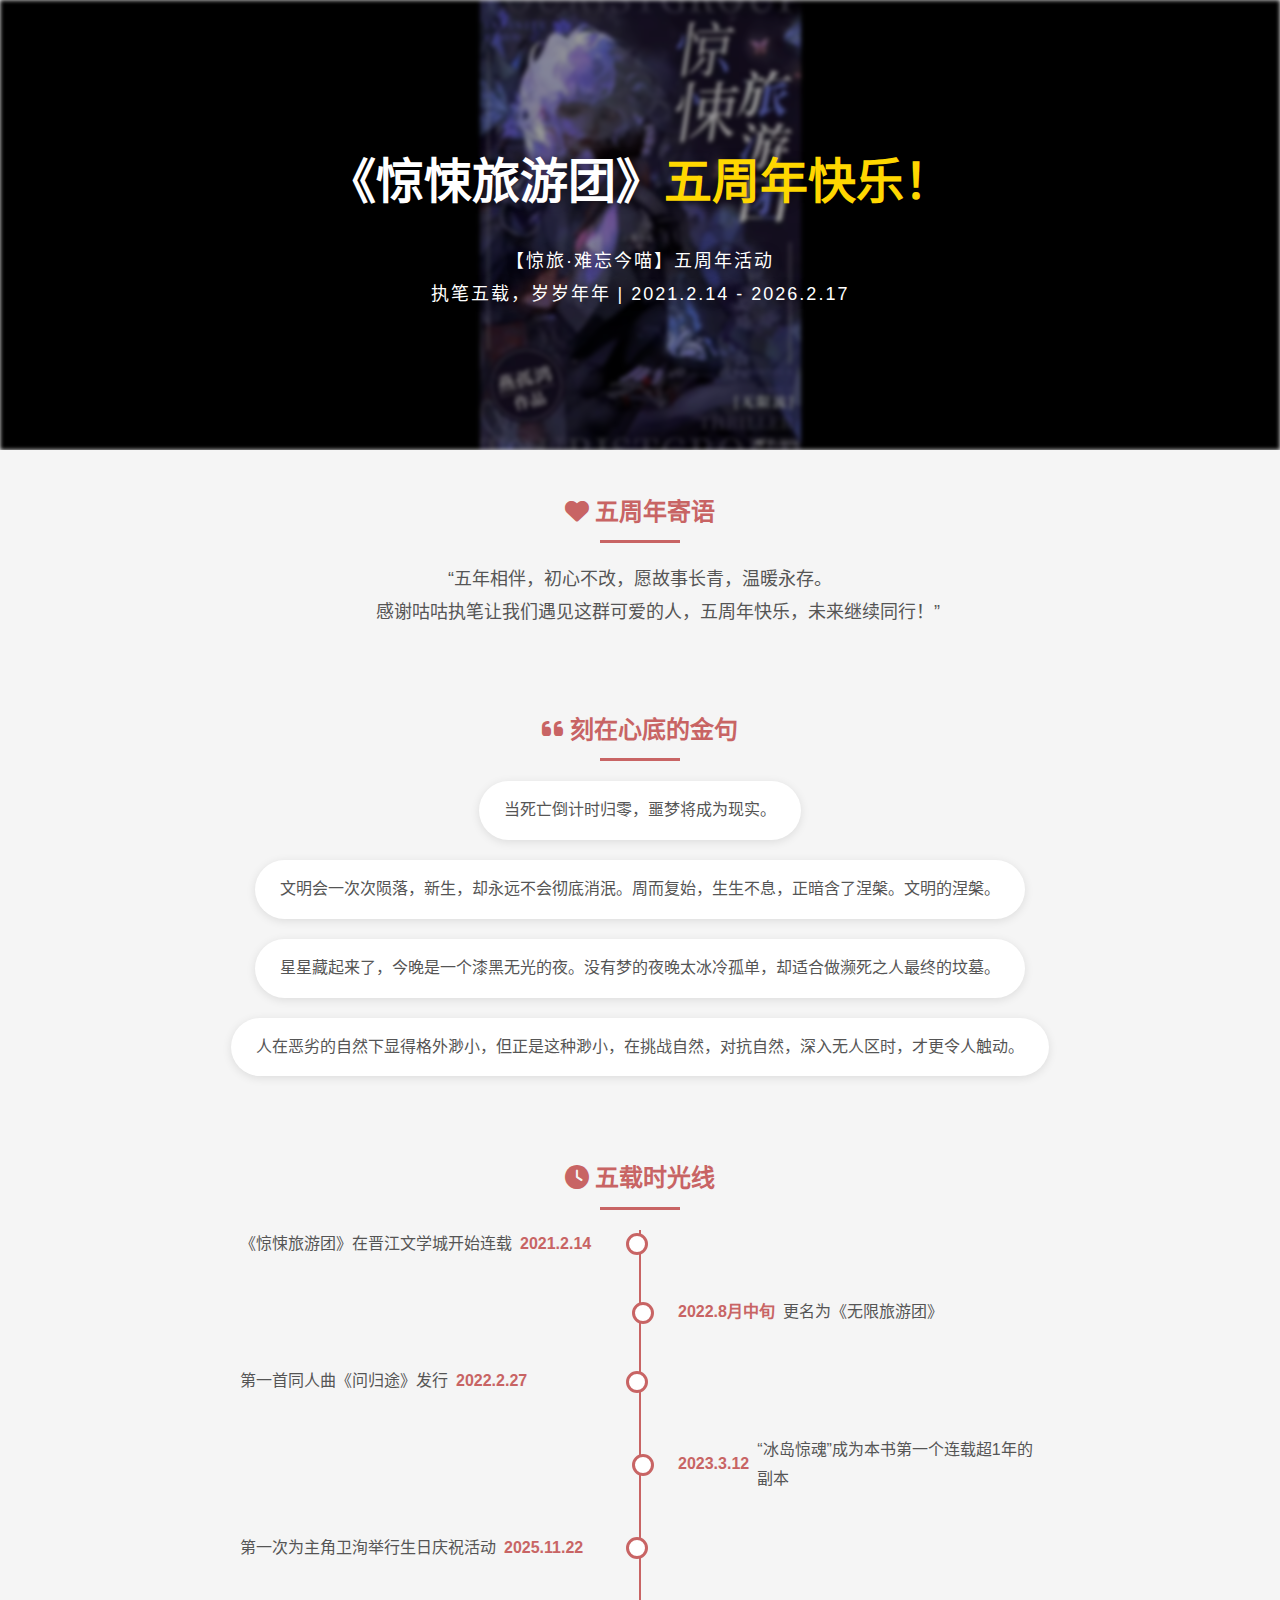
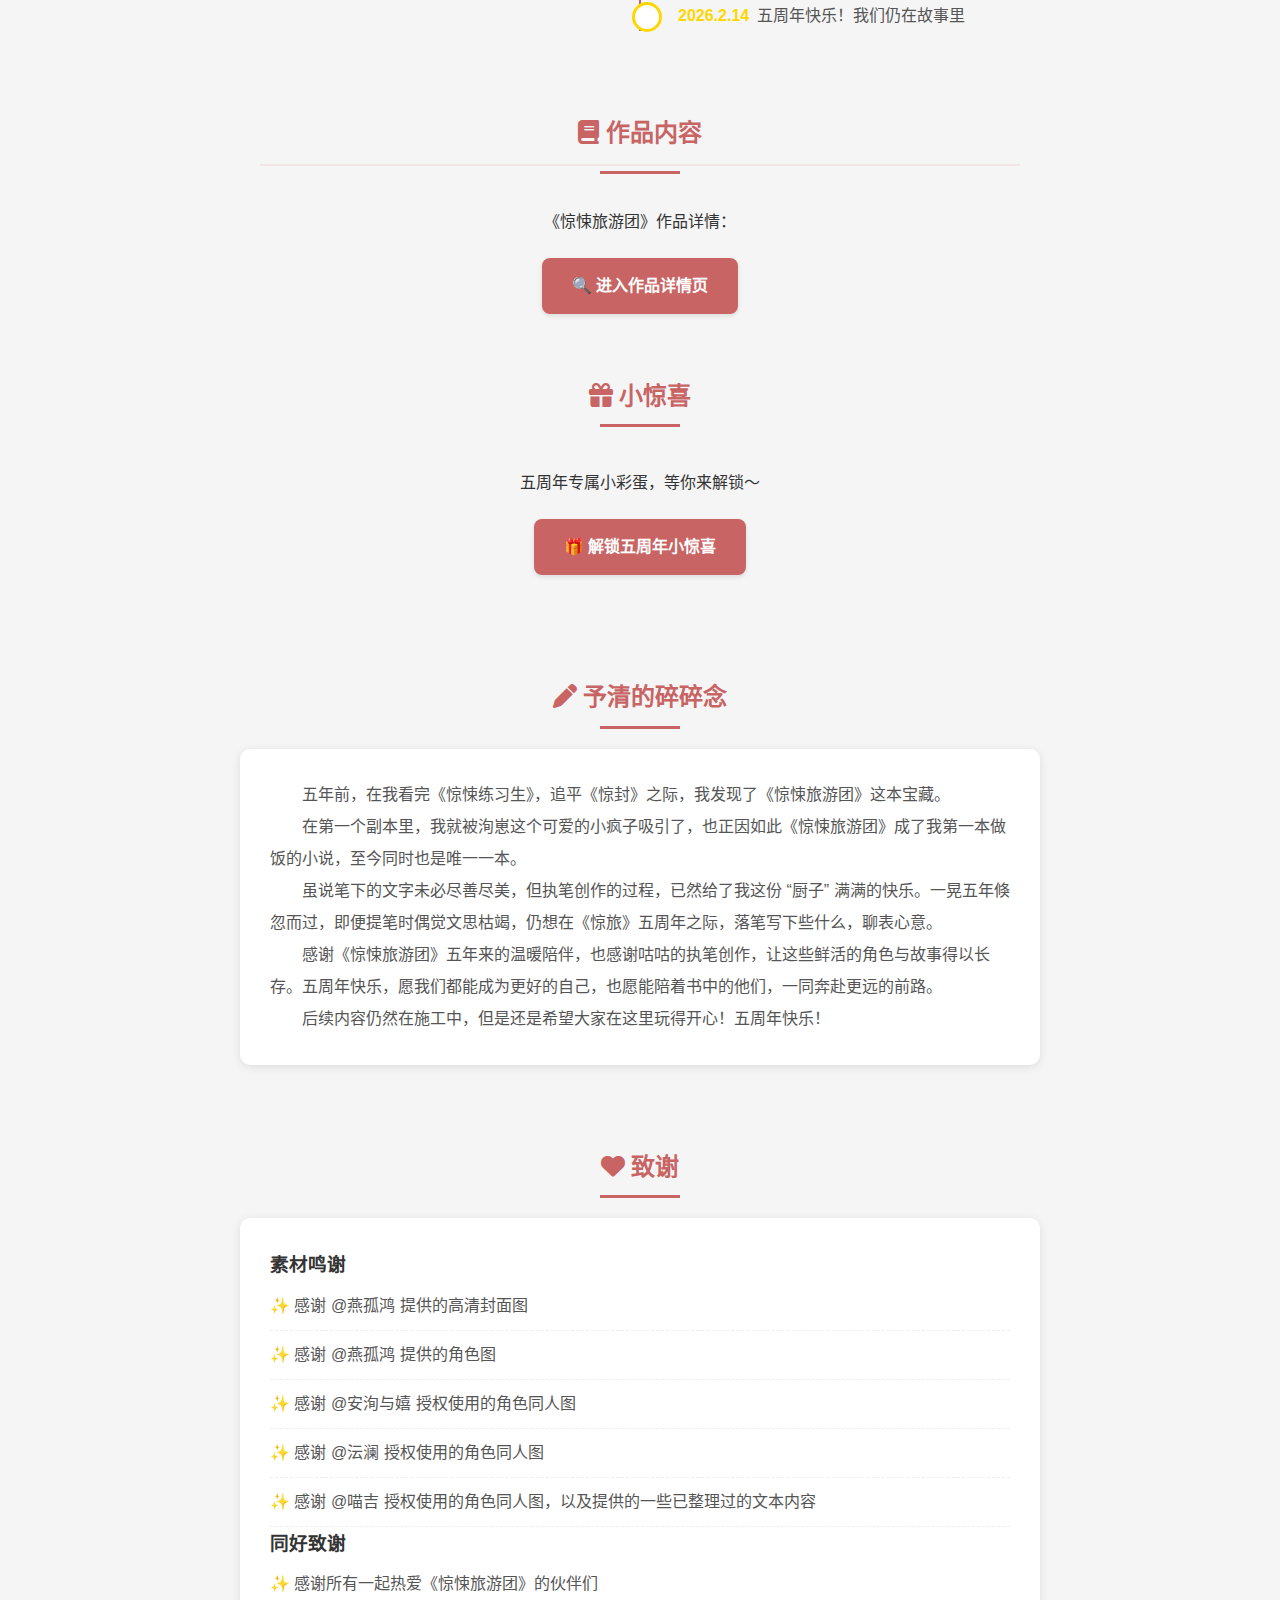
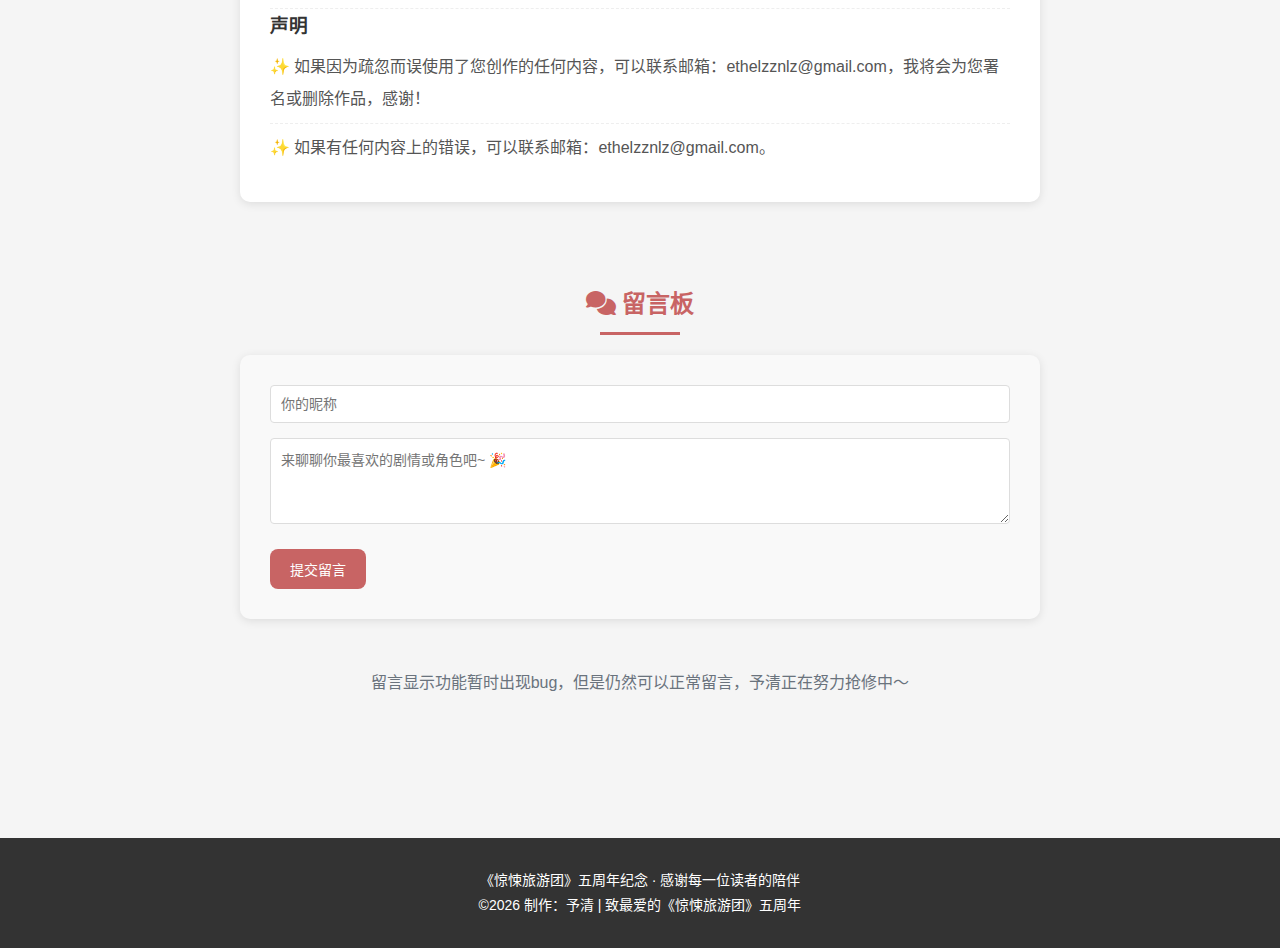
<file: index.html>
<!DOCTYPE html>
<html lang="zh-CN">
<head>
    <meta charset="UTF-8">
    <meta name="viewport" content="width=device-width, initial-scale=1.0, user-scalable=no">
    <title>《惊悚旅游团》五周年纪念页</title>
    <link rel="stylesheet" href="index-style.css"> 
    <link rel="stylesheet" href="https://cdn.bootcdn.net/ajax/libs/font-awesome/6.4.0/css/all.min.css">
</head>
<body>
    <!-- 顶部头图+五周年主视觉 -->
    <header class="header">
        <div class="header-bg"></div>
        <div class="header-text">
            <h1>《惊悚旅游团》<span>五周年快乐！</span></h1>
            <p>【惊旅·难忘今喵】五周年活动</p>
            <p>执笔五载，岁岁年年 | 2021.2.14 - 2026.2.17</p>
        </div>
    </header>

    <!-- 核心内容区 -->
    <main class="content">
        <!-- 一、五周年寄语 -->
        <section class="section wish">
            <h2><i class="fas fa-heart"></i> 五周年寄语</h2>
            <p> “五年相伴，初心不改，愿故事长青，温暖永存。<br>&emsp;&emsp;感谢咕咕执笔让我们遇见这群可爱的人，五周年快乐，未来继续同行！”</p>
        </section>

        <!-- 二、经典台词墙 -->
        <section class="section words">
            <h2><i class="fas fa-quote-left"></i> 刻在心底的金句</h2>
            <div class="words-list">
                <p>当死亡倒计时归零，噩梦将成为现实。</p>
                <p>文明会一次次陨落，新生，却永远不会彻底消泯。周而复始，生生不息，正暗含了涅槃。文明的涅槃。</p>
                <p>星星藏起来了，今晚是一个漆黑无光的夜。没有梦的夜晚太冰冷孤单，却适合做濒死之人最终的坟墓。</p>
                <p>人在恶劣的自然下显得格外渺小，但正是这种渺小，在挑战自然，对抗自然，深入无人区时，才更令人触动。</p>
            </div>
        </section>

        <!-- 三、小说连载时间线 -->
        <section class="section timeline">
            <h2><i class="fas fa-clock"></i> 五载时光线</h2>
            <div class="timeline-list">
                <div class="timeline-item">
                    <span class="time">2021.2.14</span>
                    <p>《惊悚旅游团》在晋江文学城开始连载 </p>
                </div>
                <div class="timeline-item">
                    <span class="time">2022.8月中旬</span>
                    <p>更名为《无限旅游团》 </p>
                </div>
                <div class="timeline-item">
                    <span class="time">2022.2.27</span>
                    <p>第一首同人曲《问归途》发行 </p>
                </div>
                <div class="timeline-item">
                    <span class="time">2023.3.12</span>
                    <p>“冰岛惊魂”成为本书第一个连载超1年的副本</p>
                </div>
                <div class="timeline-item">
                    <span class="time">2025.11.22</span>
                    <p>第一次为主角卫洵举行生日庆祝活动 </p>
                </div>
                <div class="timeline-item five-year">
                    <span class="time">2026.2.14</span>
                    <p>五周年快乐！我们仍在故事里</p>
                </div>
            </div>
        </section>

        <!-- 作品内容板块 -->
        <section class="section works">
            <h2><i class="fas fa-book"></i> 作品内容</h2>
            <div class="works-content">
                <p>《惊悚旅游团》作品详情：</p>
                <div class="works-btn">
                    <a href="works-detail.html" target="_blank">
                        🔍 进入作品详情页
                    </a>
                </div>
            </div>
        </section>

        <!-- 小惊喜板块 -->
        <section class="section surprise">
            <h2><i class="fas fa-gift"></i> 小惊喜</h2>
            <div class="works-content">
                <p>五周年专属小彩蛋，等你来解锁～</p>
                <div class="works-btn">
                    <a href="play.html" target="_blank">
                        🎁 解锁五周年小惊喜
                    </a>
                </div>
            </div>
        </section>

        <!-- 四、我的读感碎碎念 -->
        <section class="section feeling">
            <h2><i class="fas fa-pen"></i> 予清的碎碎念</h2>
            <p>&emsp;&emsp;五年前，在我看完《惊悚练习生》，追平《惊封》之际，我发现了《惊悚旅游团》这本宝藏。<br>&emsp;&emsp;在第一个副本里，我就被洵崽这个可爱的小疯子吸引了，也正因如此《惊悚旅游团》成了我第一本做饭的小说，至今同时也是唯一一本。<br>&emsp;&emsp;虽说笔下的文字未必尽善尽美，但执笔创作的过程，已然给了我这份 “厨子” 满满的快乐。一晃五年倏忽而过，即便提笔时偶觉文思枯竭，仍想在《惊旅》五周年之际，落笔写下些什么，聊表心意。<br>&emsp;&emsp;感谢《惊悚旅游团》五年来的温暖陪伴，也感谢咕咕的执笔创作，让这些鲜活的角色与故事得以长存。五周年快乐，愿我们都能成为更好的自己，也愿能陪着书中的他们，一同奔赴更远的前路。<br>&emsp;&emsp;后续内容仍然在施工中，但是还是希望大家在这里玩得开心！五周年快乐！</p>
        </section>

        <!-- 五、致谢 -->
        <section class="section thanks">
            <h2><i class="fas fa-heart"></i> 致谢</h2>
            <div class="thanks-list">
                <h3>素材鸣谢</h3>
                    <p>✨ 感谢 @燕孤鸿 提供的高清封面图</p>
                    <p>✨ 感谢 @燕孤鸿 提供的角色图</p>
                    <p>✨ 感谢 @安洵与嬉 授权使用的角色同人图</p>
                    <p>✨ 感谢 @沄澜 授权使用的角色同人图</p>
                    <p>✨ 感谢 @喵吉 授权使用的角色同人图，以及提供的一些已整理过的文本内容</p>
                <h3>同好致谢</h3>
                    <p>✨ 感谢所有一起热爱《惊悚旅游团》的伙伴们</p>
                <h3>声明</h3>
                <p>✨ 如果因为疏忽而误使用了您创作的任何内容，可以联系邮箱：ethelzznlz@gmail.com，我将会为您署名或删除作品，感谢！</p>
                <p>✨ 如果有任何内容上的错误，可以联系邮箱：ethelzznlz@gmail.com。</p>
            </div>
        </section>

        <!-- 留言板板块（仅保留表单，停用留言显示） -->
        <section class="section comment">
            <h2><i class="fas fa-comments"></i> 留言板</h2>
            <div class="github-comment">
                <!-- 留言表单（保留提交功能，如需隐藏可注释/删除） -->
                <div class="comment-form">
                    <input type="text" id="comment-author" placeholder="你的昵称" maxlength="20">
                    <textarea id="comment-body" placeholder="来聊聊你最喜欢的剧情或角色吧~ 🎉" rows="4" maxlength="500"></textarea>
                    <button onclick="submitComment()">提交留言</button>
                </div>

                <!-- 留言列表（停用显示，仅展示固定提示，隐藏查看全部按钮） -->
                <div class="comment-list" id="latest-comment-list">
                    <div class="no-comment">留言显示功能暂时出现bug，但是仍然可以正常留言，予清正在努力抢修中～</div>
                </div>
            </div>
        </section>

        <!-- 留言板核心脚本（停用留言加载，仅保留提交和弹窗逻辑） -->
        <script>
            // ========== 配置项 ==========
            const GITHUB_USER = "Ethel-lemon";           // GitHub用户名
            const REPO_NAME = "jingsonglyt-comments";    // 留言仓库名
            const ISSUE_NUMBER = 1;                      // Issue编号
            const BACKEND_URL = "https://comment-api.vercel.app/api/submit-comment"; // Vercel后端地址

            // ========== 页面加载逻辑（停用留言加载） ==========
            window.onload = function() {
                document.body.classList.add('loaded');
                setTimeout(showInvitation, 2000); // 延迟2秒弹出卫洵邀请
                // 注释掉留言加载函数，彻底停用显示
                // fetchLatestComment(); 
            };

            // ========== 【停用】获取最新1条留言（注释掉核心逻辑） ==========
            async function fetchLatestComment() {
                // 空函数，停用加载
                return;
            }

            // ========== 提交留言（保留提交功能，如需停用可注释逻辑） ==========
            async function submitComment() {
                const authorInput = document.getElementById("comment-author");
                const bodyInput = document.getElementById("comment-body");
                
                const author = authorInput.value.trim() || "匿名旅友";
                const body = bodyInput.value.trim();

                if (!body) {
                    alert("留言内容不能为空～");
                    return;
                }

                try {
                    const response = await fetch(BACKEND_URL, {
                        method: "POST",
                        headers: {
                            "Content-Type": "application/json"
                        },
                        body: JSON.stringify({ author, body })
                    });

                    const result = await response.json();
                    if (response.ok) {
                        alert("留言提交成功～");
                        bodyInput.value = ""; // 清空内容框
                        authorInput.value = ""; // 清空昵称框
                        // 停用刷新留言
                        // fetchLatestComment(); 
                    } else {
                        alert(`提交失败：${result.error || '未知错误'}`);
                    }
                } catch (error) {
                    alert("网络出错，请稍后再试～");
                    console.error('前端报错：', error);
                }
            }

            // ========== 卫洵邀请弹窗逻辑（保留） ==========
            function showInvitation() {
                const overlay = document.createElement('div');
                overlay.className = 'modal-overlay';
                overlay.style.display = 'flex';
                overlay.innerHTML = `
                    <div class="modal">
                        <h3>📩 卫洵向你发来了一个邀请</h3>
                        <p>是否查看？</p>
                        <button class="modal-btn confirm" onclick="showJoinModal()">是</button>
                        <button class="modal-btn cancel" onclick="closeModal(this)">否</button>
                    </div>
                `;
                document.body.appendChild(overlay);
            }

            function showJoinModal() {
                closeModal();
                const overlay = document.createElement('div');
                overlay.className = 'modal-overlay';
                overlay.style.display = 'flex';
                overlay.innerHTML = `
                    <div class="modal">
                        <h3>🤝 你是否要加入互助会？</h3>
                        <button class="modal-btn confirm" onclick="showNameInput()">是</button>
                    </div>
                `;
                document.body.appendChild(overlay);
            }

            function showNameInput() {
                closeModal();
                const overlay = document.createElement('div');
                overlay.className = 'modal-overlay';
                overlay.style.display = 'flex';
                overlay.innerHTML = `
                    <div class="modal">
                        <h3>✍️ 输入你的名字</h3>
                        <input type="text" class="modal-input" placeholder="请输入你的昵称" id="username">
                        <button class="modal-btn confirm" onclick="confirmJoin()">确认</button>
                    </div>
                `;
                document.body.appendChild(overlay);
            }

            function confirmJoin() {
                const username = document.getElementById('username').value || '旅团成员';
                closeModal();
                const overlay = document.createElement('div');
                overlay.className = 'modal-overlay';
                overlay.style.display = 'flex';
                overlay.innerHTML = `
                    <div class="modal">
                        <h3>🎉 你已经成功加入！</h3>
                        <p>欢迎，${username}！我们都是互助会的一员了✨</p>
                        <button class="modal-btn confirm" onclick="closeModal()">关闭</button>
                    </div>
                `;
                document.body.appendChild(overlay);
            }

            function closeModal(btn) {
                const overlay = document.querySelector('.modal-overlay');
                if (overlay) overlay.remove();
            }
        </script>
    </main>

    <!-- 底部版权/署名 -->
    <footer class="footer">
        <p>《惊悚旅游团》五周年纪念 · 感谢每一位读者的陪伴</p>
        <p>©2026 制作：予清 | 致最爱的《惊悚旅游团》五周年</p>
    </footer>

    <!-- 平滑滚动JS -->
    <script>
        document.querySelectorAll('a[href^="#"]').forEach(anchor => {
            anchor.addEventListener('click', function (e) {
                e.preventDefault();
                document.querySelector(this.getAttribute('href')).scrollIntoView({
                    behavior: 'smooth'
                });
            });
        });
    </script>
</body>
</html>
</file>
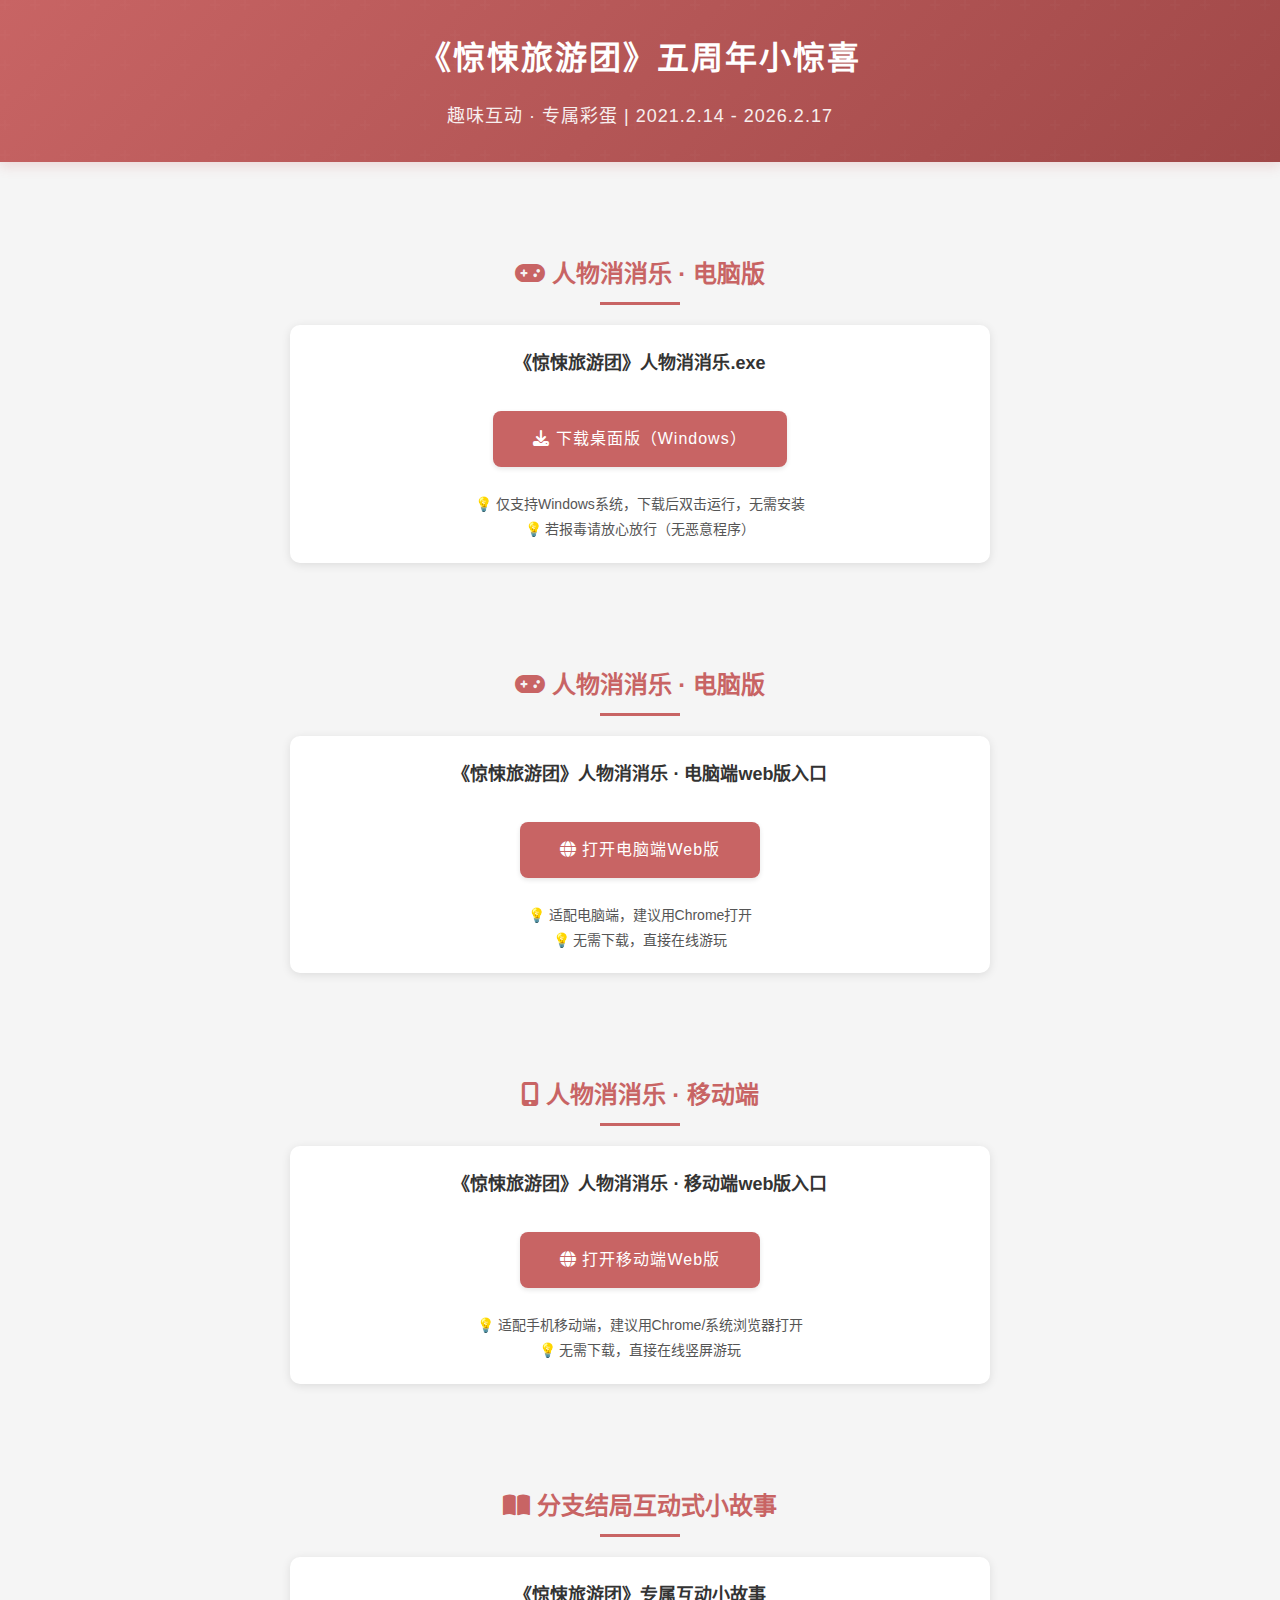
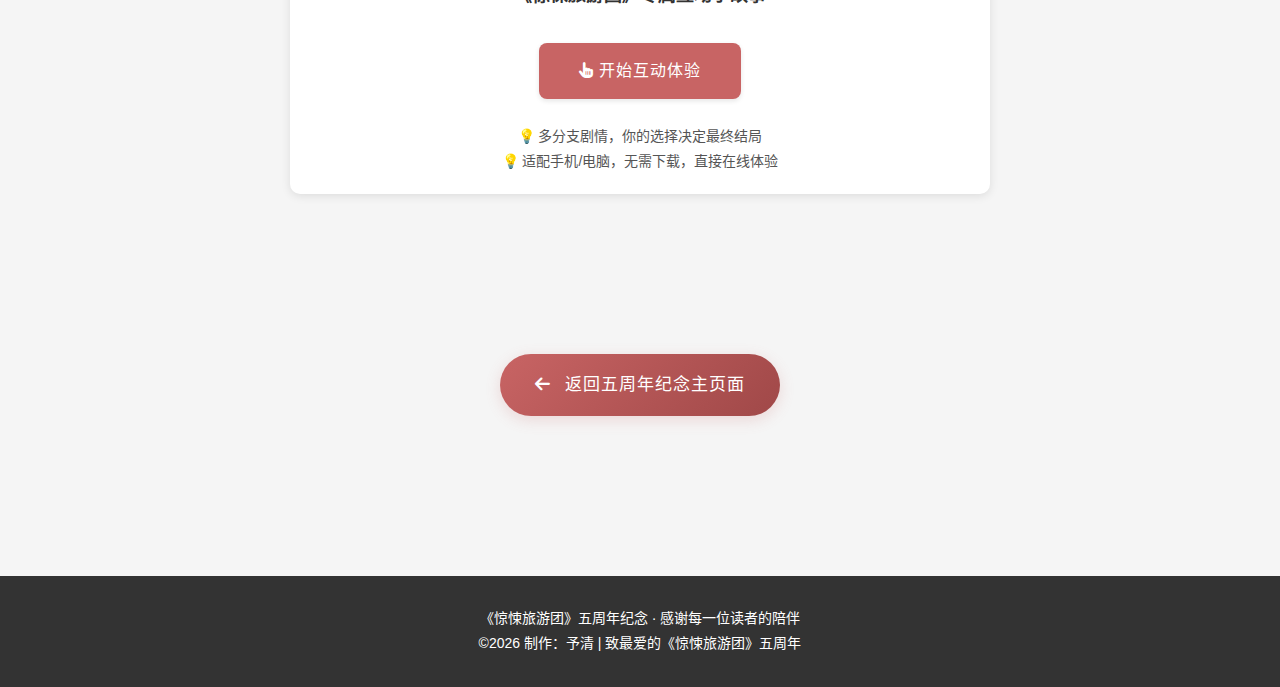
<file: play.html>
<!DOCTYPE html>
<html lang="zh-CN">

<head>
    <meta charset="UTF-8">
    <meta name="viewport" content="width=device-width, initial-scale=1.0, user-scalable=no">
    <title>《惊悚旅游团》五周年小惊喜 | 趣味互动</title>
    <!-- 只引用play.css，完全独立 -->
    <link rel="stylesheet" href="play.css">
    <!-- 引入Font Awesome图标 -->
    <link rel="stylesheet" href="https://cdn.bootcdn.net/ajax/libs/font-awesome/6.4.0/css/all.min.css">
</head>

<body>
    <!-- 顶部头图 -->
    <header class="header">
        <div class="header-bg"></div>
        <div class="header-text">
            <h1>《惊悚旅游团》<span>五周年小惊喜</span></h1>
            <p>趣味互动 · 专属彩蛋 | 2021.2.14 - 2026.2.17</p>
        </div>
    </header>

    <!-- 核心内容区 -->
<main class="content">
        <!-- 1. 人物消消乐.exe下载（填exe地址） -->
    <section class="section game-download">
        <h2><i class="fas fa-gamepad"></i> 人物消消乐 · 电脑版</h2>
        <div class="works-content">
            <h3>《惊悚旅游团》人物消消乐.exe</h3>
            <!-- href指向项目内的downloads文件夹里的exe文件 -->
            <a href="download/xxl_picture_exe.exe" class="download-btn" target="_blank" download>
                <i class="fas fa-download"></i> 下载桌面版（Windows）
            </a>
            <p class="tip-text">
                💡 仅支持Windows系统，下载后双击运行，无需安装<br>
                💡 若报毒请放心放行（无恶意程序）
            </p>
        </div>
    </section>

        <!-- 2. 电脑端web版入口（本地HTML文件链接） -->
    <section class="section game-web">
        <h2><i class="fas fa-gamepad"></i> 人物消消乐 · 电脑版</h2>
        <div class="works-content">
            <h3>《惊悚旅游团》人物消消乐 · 电脑端web版入口</h3>
            <!-- href指向同级web-game文件夹里的.html类型文件 -->
            <a href="web-game/xxl_picture_web.html" class="web-btn" target="_blank">
                <i class="fas fa-globe"></i> 打开电脑端Web版
            </a>
            <p class="tip-text">
                💡 适配电脑端，建议用Chrome打开<br>
                💡 无需下载，直接在线游玩
            </p>
        </div>
    </section>

    <!-- 2. 移动端web版入口 -->
    <section class="section game-web">
        <h2><i class="fas fa-mobile-screen-button"></i> 人物消消乐 · 移动端</h2>
        <div class="works-content">
            <h3>《惊悚旅游团》人物消消乐 · 移动端web版入口</h3>
            <a href="web-game/mobile.html" class="web-btn" target="_blank">
                <i class="fas fa-globe"></i> 打开移动端Web版
            </a>
            <p class="tip-text">
                💡 适配手机移动端，建议用Chrome/系统浏览器打开<br>
                💡 无需下载，直接在线竖屏游玩
            </p>
        </div>
    </section>

    <!-- 3. 分支结局互动式小故事 -->
    <section class="section story-interactive">
        <h2><i class="fas fa-book-open"></i> 分支结局互动式小故事</h2>
        <div class="works-content">
            <h3>《惊悚旅游团》专属互动小故事</h3>
            <!-- href指向同级的story文件夹下的index.html -->
            <a href="thriller_game/thriller_tour.html" class="web-btn" target="_blank">
                <i class="fas fa-hand-pointer"></i> 开始互动体验
            </a>
            <p class="tip-text">
                💡 多分支剧情，你的选择决定最终结局<br>
                💡 适配手机/电脑，无需下载，直接在线体验
            </p>
        </div>
    </section>

        <!-- 返回主页面 -->
        <section class="section back-btn">
            <div class="works-content">
                <a href="index.html" class="works-btn">
                    <i class="fas fa-arrow-left"></i> 返回五周年纪念主页面
                </a>
            </div>
        </section>
    </main>

    <!-- 底部版权 -->
    <footer class="footer">
        <p>《惊悚旅游团》五周年纪念 · 感谢每一位读者的陪伴</p>
        <p>©2026 制作：予清 | 致最爱的《惊悚旅游团》五周年</p>
    </footer>

    <!-- 平滑滚动脚本 -->
    <script>
        document.querySelectorAll('a[href^="#"]').forEach(anchor => {
            anchor.addEventListener('click', function (e) {
                e.preventDefault();
                document.querySelector(this.getAttribute('href')).scrollIntoView({
                    behavior: 'smooth'
                });
            });
        });
    </script>
</body>
</html>
</file>
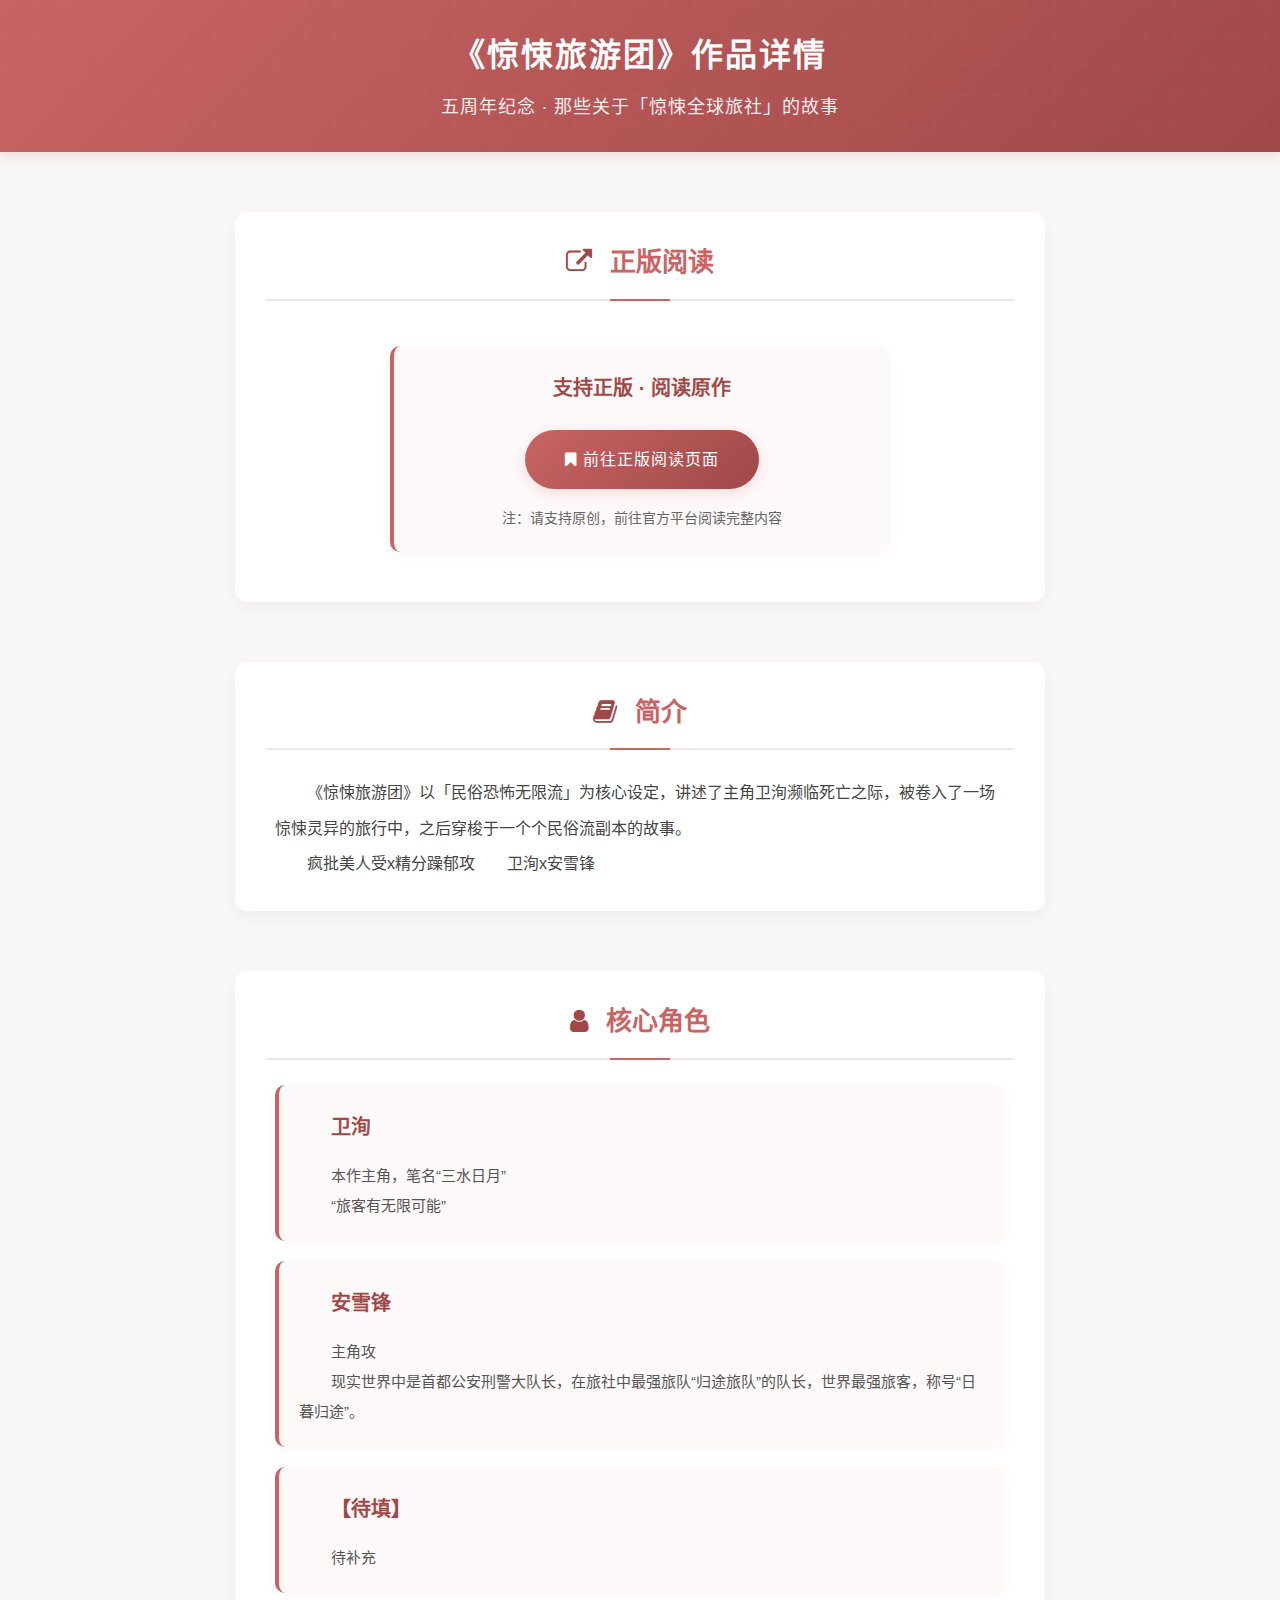
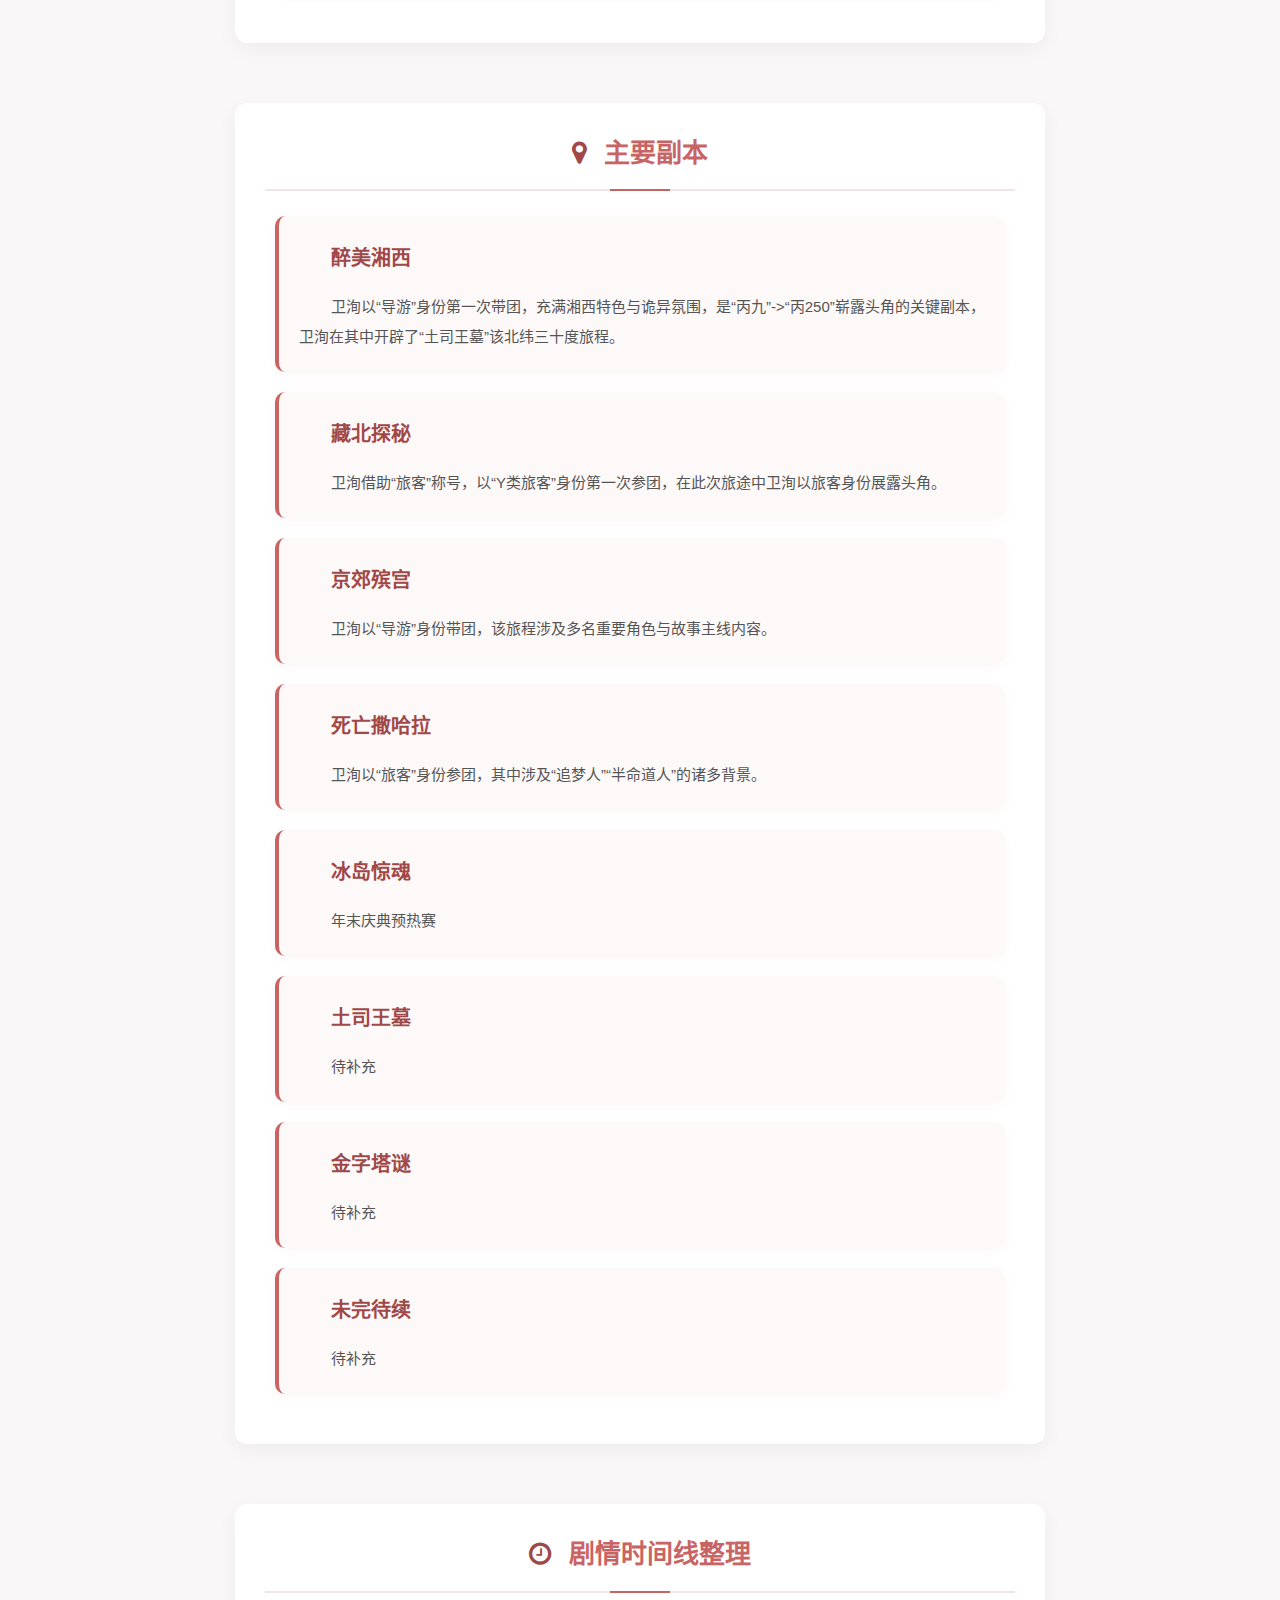
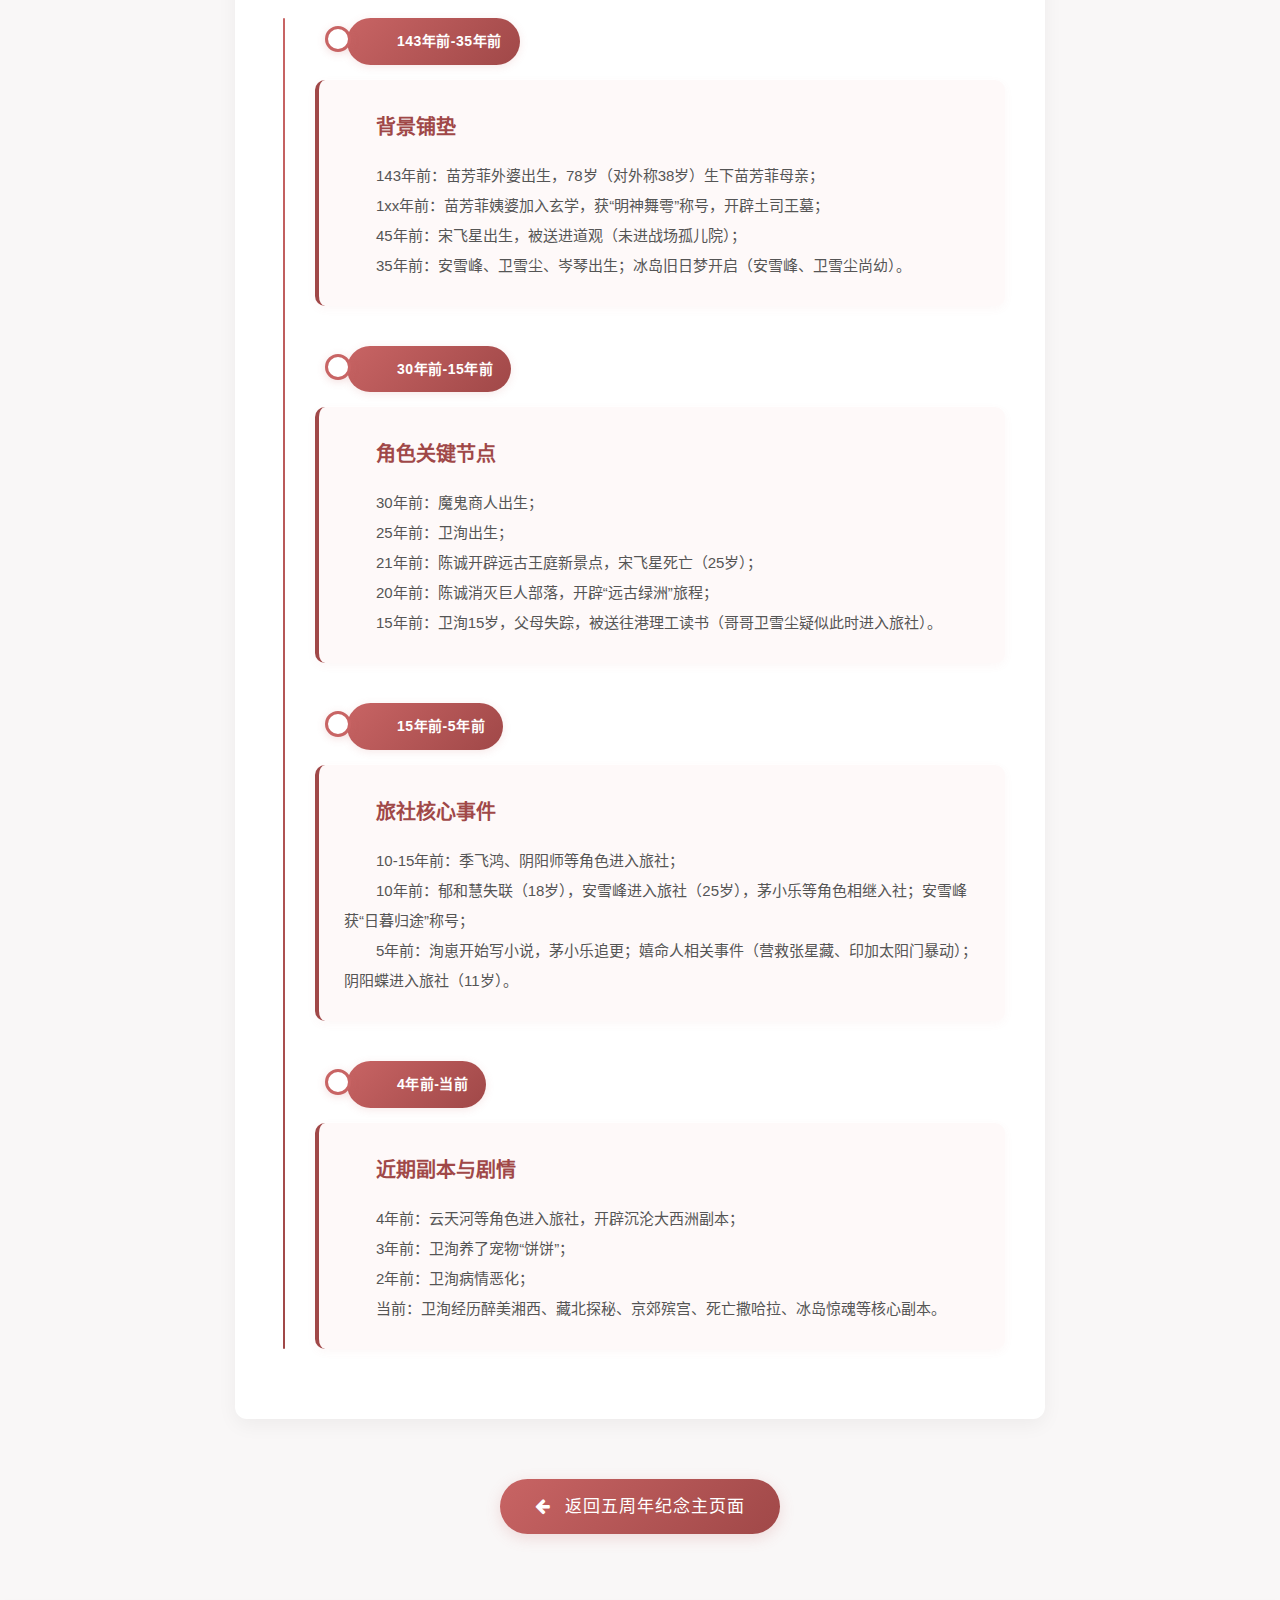
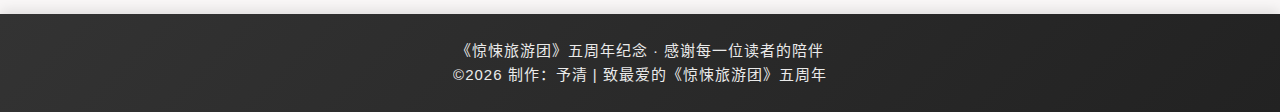
<file: works-detail.html>
<!DOCTYPE html>
<html lang="zh-CN">

<head>
    <meta charset="UTF-8">
    <meta name="viewport" content="width=device-width, initial-scale=1.0">
    <title>《惊悚旅游团》作品详情 | 五周年纪念</title>
    <!-- 引入Font Awesome图标（和主页面一致） -->
    <link rel="stylesheet" href="https://cdn.jsdelivr.net/npm/font-awesome@4.7.0/css/font-awesome.min.css">
    <!-- 引入专属样式文件（指向works-style.css） -->
    <link rel="stylesheet" href="works-style.css">
</head>

<body>
    <!-- 页头（复用CSS里的.header样式） -->
    <header class="header">
        <h1>《惊悚旅游团》作品详情</h1>
        <p>五周年纪念 · 那些关于「惊悚全球旅社」的故事</p>
    </header>

    <!-- 核心内容区（复用CSS里的.content样式） -->
    <main class="content">

         <!-- 新增：正版阅读板块 -->
        <section class="section">
            <h2><i class="fa fa-external-link"></i> 正版阅读</h2>
            <div class="section-content" style="text-indent: 0; text-align: center; padding: 20px 0;">
                <div class="list-item" style="display: inline-block; width: 90%; max-width: 500px; margin: 0; text-align: center;">
                    <h3 style="margin-bottom: 20px;">支持正版 · 阅读原作</h3>
                    <!-- 替换下方 href 为小说正版阅读地址 -->
                    <a href="https://www.jjwxc.net/onebook.php?novelid=3396832" 
                       target="_blank" 
                       style="display: inline-block; padding: 12px 40px; background: linear-gradient(135deg, #c86464 0%, #a04848 100%); color: #fff; border-radius: 50px; text-decoration: none; font-size: 16px; font-weight: 500; letter-spacing: 1px; box-shadow: 0 4px 15px rgba(200, 100, 100, 0.2); transition: all 0.3s ease;">
                        <i class="fa fa-bookmark"></i> 前往正版阅读页面
                    </a>
                    <p style="margin-top: 15px; color: #666; font-size: 14px;">注：请支持原创，前往官方平台阅读完整内容</p>
                </div>
            </div>
        </section>

        <!-- 剧情简介板块（复用CSS里的.section样式） -->
        <section class="section">
            <h2><i class="fa fa-book"></i> 简介</h2>
            <div class="section-content">
                <p>《惊悚旅游团》以「民俗恐怖无限流」为核心设定，讲述了主角卫洵濒临死亡之际，被卷入了一场惊悚灵异的旅行中，之后穿梭于一个个民俗流副本的故事。</p>
                <p>疯批美人受x精分躁郁攻&emsp;&emsp;卫洵x安雪锋</p>
            </div>
        </section>

        <!-- 核心角色板块 -->
        <section class="section">
            <h2><i class="fa fa-user"></i> 核心角色</h2>
            <div class="section-content">
                <div class="list-item">
                    <h3>卫洵</h3>
                    <p>本作主角，笔名“三水日月”</p>
                    <p>“旅客有无限可能”</p>
                </div>
                <div class="list-item">
                    <h3>安雪锋</h3>
                    <p>主角攻</p>
                    <p>现实世界中是首都公安刑警大队长，在旅社中最强旅队“归途旅队”的队长，世界最强旅客，称号“日暮归途”。</p>
                </div>
                <div class="list-item">
                    <h3>【待填】</h3>
                    <p>待补充</p>
                </div>
            </div>
        </section>

        <!-- 主要副本板块 -->
        <section class="section">
            <h2><i class="fa fa-map-marker"></i> 主要副本</h2>
            <div class="section-content">
                <div class="list-item">
                    <h3>醉美湘西</h3>
                    <p>卫洵以“导游”身份第一次带团，充满湘西特色与诡异氛围，是“丙九”->“丙250”崭露头角的关键副本，卫洵在其中开辟了“土司王墓”该北纬三十度旅程。</p>
                </div>
                <div class="list-item">
                    <h3>藏北探秘</h3>
                    <p>卫洵借助“旅客”称号，以“Y类旅客”身份第一次参团，在此次旅途中卫洵以旅客身份展露头角。</p>
                </div>
                <div class="list-item">
                    <h3>京郊殡宫</h3>
                    <p>卫洵以“导游”身份带团，该旅程涉及多名重要角色与故事主线内容。</p>
                </div>
                <div class="list-item">
                    <h3>死亡撒哈拉</h3>
                    <p>卫洵以“旅客”身份参团，其中涉及“追梦人”“半命道人”的诸多背景。</p>
                </div>
                <div class="list-item">
                    <h3>冰岛惊魂</h3>
                    <p>年末庆典预热赛</p>
                </div>
                <div class="list-item">
                    <h3>土司王墓</h3>
                    <p>待补充</p>
                </div>
                <div class="list-item">
                    <h3>金字塔谜</h3>
                    <p>待补充</p>
                </div>
                <div class="list-item">
                    <h3>未完待续</h3>
                    <p>待补充</p>
                </div>
            </div>
        </section>

        <!-- 剧情时间线板块（复用CSS里的时间线样式） -->
        <section class="section">
            <h2><i class="fa fa-clock-o"></i> 剧情时间线整理</h2>
            <div class="section-content timeline-list">
                <!-- 早期背景 -->
                <div class="timeline-item">
                    <span class="timeline-time">143年前-35年前</span>
                    <div class="list-item">
                        <h3>背景铺垫</h3>
                        <p>143年前：苗芳菲外婆出生，78岁（对外称38岁）生下苗芳菲母亲；</p>
                        <p>1xx年前：苗芳菲姨婆加入玄学，获“明神舞雩”称号，开辟土司王墓；</p>
                        <p>45年前：宋飞星出生，被送进道观（未进战场孤儿院）；</p>
                        <p>35年前：安雪峰、卫雪尘、岑琴出生；冰岛旧日梦开启（安雪峰、卫雪尘尚幼）。</p>
                    </div>
                </div>

                <!-- 核心角色成长 -->
                <div class="timeline-item">
                    <span class="timeline-time">30年前-15年前</span>
                    <div class="list-item">
                        <h3>角色关键节点</h3>
                        <p>30年前：魔鬼商人出生；</p>
                        <p>25年前：卫洵出生；</p>
                        <p>21年前：陈诚开辟远古王庭新景点，宋飞星死亡（25岁）；</p>
                        <p>20年前：陈诚消灭巨人部落，开辟“远古绿洲”旅程；</p>
                        <p>15年前：卫洵15岁，父母失踪，被送往港理工读书（哥哥卫雪尘疑似此时进入旅社）。</p>
                    </div>
                </div>

                <!-- 旅社相关事件 -->
                <div class="timeline-item">
                    <span class="timeline-time">15年前-5年前</span>
                    <div class="list-item">
                        <h3>旅社核心事件</h3>
                        <p>10-15年前：季飞鸿、阴阳师等角色进入旅社；</p>
                        <p>10年前：郁和慧失联（18岁），安雪峰进入旅社（25岁），茅小乐等角色相继入社；安雪峰获“日暮归途”称号；</p>
                        <p>5年前：洵崽开始写小说，茅小乐追更；嬉命人相关事件（营救张星藏、印加太阳门暴动）；阴阳蝶进入旅社（11岁）。</p>
                    </div>
                </div>

                <!-- 近期剧情 -->
                <div class="timeline-item">
                    <span class="timeline-time">4年前-当前</span>
                    <div class="list-item">
                        <h3>近期副本与剧情</h3>
                        <p>4年前：云天河等角色进入旅社，开辟沉沦大西洲副本；</p>
                        <p>3年前：卫洵养了宠物“饼饼”；</p>
                        <p>2年前：卫洵病情恶化；</p>
                        <p>当前：卫洵经历醉美湘西、藏北探秘、京郊殡宫、死亡撒哈拉、冰岛惊魂等核心副本。</p>
                    </div>
                </div>
            </div>
        </section>

        <!-- 返回按钮（复用CSS里的.works-btn样式） -->
        <div class="works-btn back-btn">
            <a href="index.html" target="_self">
                <i class="fa fa-arrow-left"></i> 返回五周年纪念主页面
            </a>
        </div>
    </main>

    <!-- 页脚（复用CSS里的.footer样式） -->
    <footer class="footer">
        <p>《惊悚旅游团》五周年纪念 · 感谢每一位读者的陪伴</p>
        <p>©2026 制作：予清 | 致最爱的《惊悚旅游团》五周年</p>
    </footer>
</body>
</html>
</file>
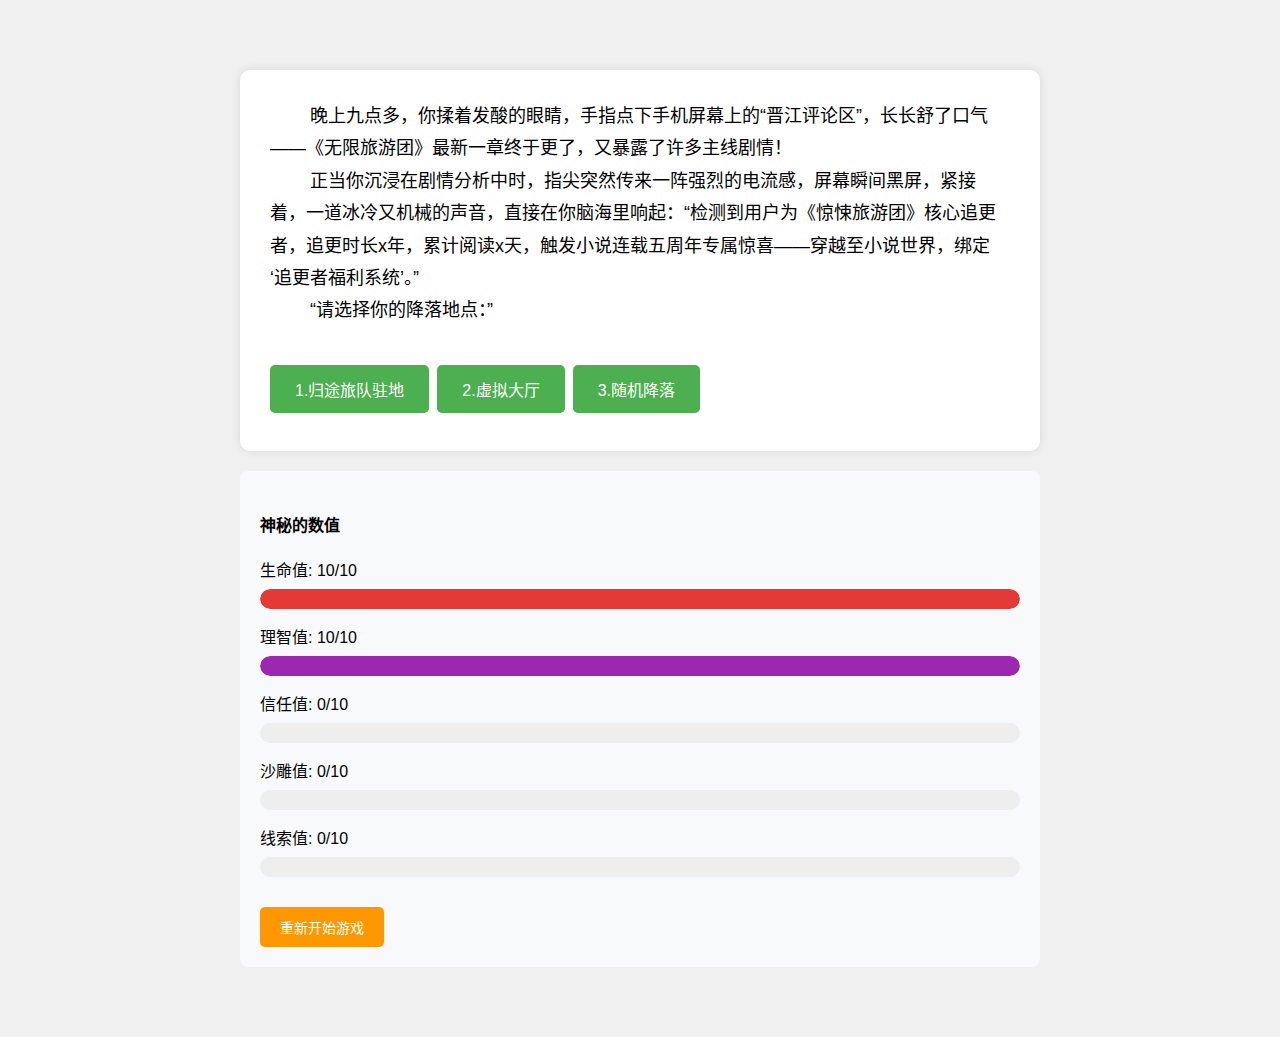
<file: thriller_game/thriller_tour.html>
<!DOCTYPE html>
<html lang="zh-CN">

<head>
    <meta charset="UTF-8">
    <meta name="viewport" content="width=device-width, initial-scale=1.0">
    <title>惊悚旅游团 - 文字冒险小游戏</title>
    <!-- 引入指定名称的CSS文件 -->
    <link rel="stylesheet" href="thriller_tour.css">
</head>

<body>
    <div class="game-container">
        <div class="story-text" id="storyText"></div>
        <div id="choiceButtons"></div>
    </div>

    <div class="stats-panel">
        <h4>神秘的数值</h4>
        <!-- 生命值 -->
        <div>生命值: <span id="lifeValue">0</span>/10</div>
        <div class="progress-bar">
            <div class="progress-fill life-fill" id="lifeBar"></div>
        </div>
        <!-- 理智值 -->
        <div>理智值: <span id="sanValue">0</span>/10</div>
        <div class="progress-bar">
            <div class="progress-fill san-fill" id="sanBar"></div>
        </div>
        <!-- 信任值 -->
        <div>信任值: <span id="trustValue">0</span>/10</div>
        <div class="progress-bar">
            <div class="progress-fill trust-fill" id="trustBar"></div>
        </div>
        <!-- 沙雕值 -->
        <div>沙雕值: <span id="complainValue">0</span>/10</div>
        <div class="progress-bar">
            <div class="progress-fill complain-fill" id="complainBar"></div>
        </div>
        <!-- 线索值 -->
        <div>线索值: <span id="clueValue">0</span>/10</div>
        <div class="progress-bar">
           <div class="progress-fill clue-fill" id="clueBar"></div>
        </div>
        <button class="restart-btn" onclick="restartGame()">重新开始游戏</button>
    </div>

    <!-- JS文件路径 -->
    <script src="thriller_tour.js"></script>
</body>

</html>
</file>
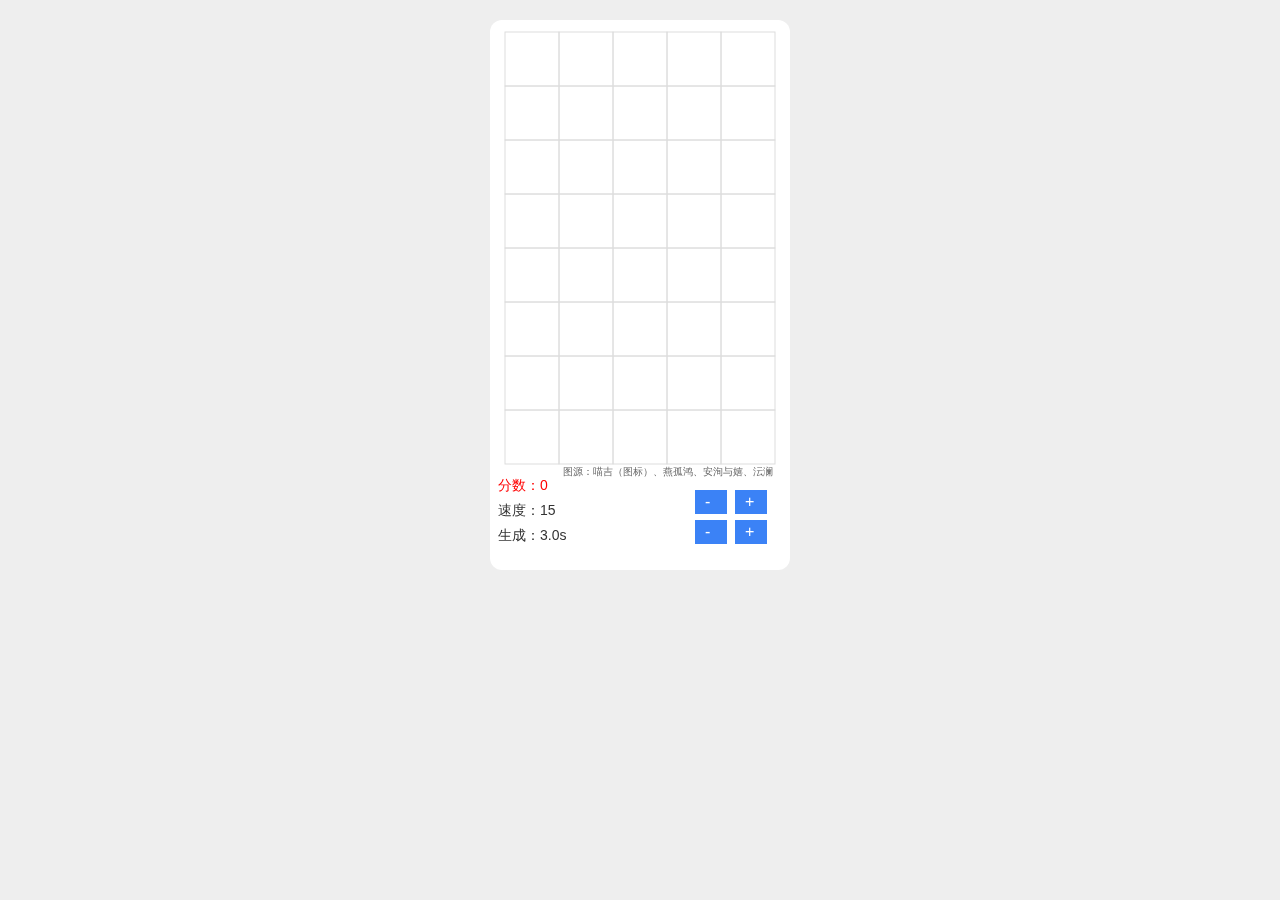
<file: web-game/mobile.html>
<!DOCTYPE html>
<html lang="zh">
<head>
<meta charset="UTF-8">
<meta name="viewport" content="width=device-width, initial-scale=1.0, user-scalable=no">
<title>《惊悚旅游团》人物消消乐</title>
<style>
body{
    margin:0;
    background:#eee;
    display:flex;
    justify-content:center;
}
canvas{
    background:white;
    margin-top:10px;
    border-radius:12px;
}
#game-over-overlay {
    position: absolute;
    top: 0;
    left: 0;
    width: 100%;
    height: 100%;
    background: rgba(0,0,0,0.8);
    display: none;
    flex-direction: column;
    align-items: center;
    justify-content: center;
    color: white;
    border-radius: 12px;
}
.game-over-text {
    font-size: 26px; /* 适配300×500：极致缩小文字 */
    font-weight: bold;
    color: #ff0000;
    margin-bottom: 6px;
}
.game-over-time {
    font-size: 18px; /* 适配300×500：极致缩小文字 */
    margin-bottom: 6px;
}
.game-over-score {
    font-size: 18px; /* 适配300×500：极致缩小文字 */
    color: #ffed4e;
    margin-bottom: 15px;
}
#restart-button {
    width: 120px; /* 适配300×500：极致缩小按钮 */
    height: 38px;
    background: #3b82f6;
    color: white;
    border: none;
    border-radius: 8px;
    font-size: 22px; /* 适配300×500：极致缩小文字 */
    font-weight: bold;
    cursor: pointer;
}
#game-container {
    position: relative;
    margin-top:10px;
}
</style>
</head>
<body>

<div id="game-container">
    <canvas id="game"></canvas>
    <div id="game-over-overlay">
        <div class="game-over-text">游戏结束</div>
        <div class="game-over-time">您游戏了0秒！</div>
        <div class="game-over-score">本次得分：0分</div>
        <button id="restart-button">重新开始</button>
    </div>
</div>

<script>
// ========== 画布尺寸==========
const SCREEN_WIDTH = 300
const SCREEN_HEIGHT = 550

const GRID_COLS = 5
const GRID_ROWS = 8
// ========== 格子大小改为56 ==========
const CELL_SIZE = 54

// ========== 网格位置 ==========
const GRID_LEFT = (SCREEN_WIDTH - GRID_COLS * CELL_SIZE) / 2  // 水平居中：(300-280)/2=10px
const GRID_TOP  = 12  // 垂直下移12px

const FPS = 30
const BASE_DROP_INTERVAL = 3000
const BASE_FALL_SPEED = 15

// 备注文字
const CUSTOM_REMARK = "图源：喵吉（图标）、燕孤鸿、安洵与嬉、沄澜"

let current_drop_interval = BASE_DROP_INTERVAL
let current_fall_speed = BASE_FALL_SPEED

const canvas = document.getElementById("game")
canvas.width = SCREEN_WIDTH
canvas.height = SCREEN_HEIGHT
const ctx = canvas.getContext("2d")

/* ========= 图片 ========= */
const files = [
"xun1.png","xun2.png","xun3.png","xun4.png",
"zhuimeng.png","lingmei.png","xi.png","tunshizhe.png","an.png"
]

let images=[]
let loaded=0

files.forEach(f=>{
    let img=new Image()
    img.src="images/"+f
    img.onload=()=>{
        images.push(img)
        loaded++
    }
})

/* ========= 游戏状态 ========= */
let grid=[]
let dragging=false
let drag_from=null
let drag_val=0
let score=0
let lastDrop=Date.now()
let frameCounter=0
let drag_to=null

let gameOver = false
let gameStartTime = Date.now()
let gameDuration = 0

function init(){
    grid=[]
    for(let r=0;r<GRID_ROWS;r++){
        grid.push(new Array(GRID_COLS).fill(0))
    }
    score = 0
    lastDrop = Date.now()
    frameCounter = 0
    gameOver = false
    gameStartTime = Date.now()
    gameDuration = 0
    current_drop_interval = BASE_DROP_INTERVAL
    current_fall_speed = BASE_FALL_SPEED
    document.getElementById('game-over-overlay').style.display = 'none'
}
init()

/* ========= 生成 ========= */
function generate(){
    if(gameOver) return
    let cols=[]
    for(let c=0;c<GRID_COLS;c++)
        if(grid[0][c]==0) cols.push(c)

    if(cols.length){
        let c=cols[Math.floor(Math.random()*cols.length)]
        grid[0][c]=Math.floor(Math.random()*images.length)+1
    }
}

/* ========= 下落 ========= */
function drop(){
    let moved=false
    for(let c=0;c<GRID_COLS;c++){
        for(let r=GRID_ROWS-1;r>0;r--){
            if(grid[r][c]==0 && grid[r-1][c]!=0){
                grid[r][c]=grid[r-1][c]
                grid[r-1][c]=0
                moved=true
            }
        }
    }
    return moved
}

/* ========= 消除 ========= */
function matches(){
    let set=new Set()

    for(let r=0;r<GRID_ROWS;r++){
        for(let c=0;c<GRID_COLS-2;c++){
            let id=grid[r][c]
            if(id && grid[r][c+1]==id && grid[r][c+2]==id){
                let end=c+2
                while(end+1<GRID_COLS && grid[r][end+1]==id) end++
                for(let i=c;i<=end;i++) set.add(r+","+i)
            }
        }
    }

    for(let c=0;c<GRID_COLS;c++){
        for(let r=0;r<GRID_ROWS-2;r++){
            let id=grid[r][c]
            if(id && grid[r+1][c]==id && grid[r+2][c]==id){
                let end=r+2
                while(end+1<GRID_ROWS && grid[end+1][c]==id) end++
                for(let i=r;i<=end;i++) set.add(i+","+c)
            }
        }
    }
    return set
}

function remove(set){
    score+=set.size
    set.forEach(p=>{
        let [r,c]=p.split(",")
        grid[r][c]=0
    })
}

/* ========= 绘制 ========= */
function draw(){
ctx.clearRect(0,0,SCREEN_WIDTH,SCREEN_HEIGHT)

// 绘制网格
for(let r=0;r<GRID_ROWS;r++){
for(let c=0;c<GRID_COLS;c++){
let x=GRID_LEFT+c*CELL_SIZE
let y=GRID_TOP+r*CELL_SIZE
ctx.strokeStyle="#ddd"
ctx.strokeRect(x,y,CELL_SIZE,CELL_SIZE)

let id=grid[r][c]
if(id){
let img=images[id-1]
if(img)
ctx.drawImage(img,x+2,y+2,CELL_SIZE-4,CELL_SIZE-4) // 适配56格子：内边距2px

// 拖拽高亮
if(dragging){
    if(
        (r==drag_from?.[0] && c==drag_from?.[1]) ||
        (r==drag_to?.[0] && c==drag_to?.[1])
    ){
        ctx.strokeStyle="red"
        ctx.lineWidth=2 // 适配尺寸：高亮边框2px
        ctx.strokeRect(x+1,y+1,CELL_SIZE-2,CELL_SIZE-2)
    }
}
}
}
}

// ========== 适配300×500：备注文字位置/大小调整 ==========
const remarkY = GRID_TOP + GRID_ROWS * CELL_SIZE + 6  // 网格底部+6px
ctx.fillStyle="#666"          
ctx.font="10px Arial"          
ctx.textAlign="center"        
ctx.fillText(CUSTOM_REMARK, SCREEN_WIDTH/2+28, remarkY+5)  // 水平，竖直
ctx.textAlign="left"          

// ========== 适配300×500：分数/速度文字位置/大小调整 ==========
ctx.fillStyle="red"
ctx.font="14px Arial"         // 字体14px
ctx.fillText("分数："+score,8,SCREEN_HEIGHT-80) 

ctx.fillStyle="#333"
ctx.fillText("速度："+current_fall_speed, 8, SCREEN_HEIGHT-55)
ctx.fillText("生成："+(current_drop_interval/1000).toFixed(1)+"s", 8, SCREEN_HEIGHT-30)

// ========== 按钮位置/大小调整 ==========
drawBtn(205,470,"-")  
drawBtn(245,470,"+")  
drawBtn(205,500,"-") 
drawBtn(245,500,"+") 

}

// ========== 按钮绘制大小调整 ==========
function drawBtn(x,y,t){
ctx.fillStyle="#3b82f6"
ctx.fillRect(x,y,32,24) // 按钮缩小到32×24px
ctx.fillStyle="white"
ctx.font="16px Arial"   // 按钮文字16px
ctx.fillText(t,x+10,y+17) // 文字位置微调居中
}

function getPos(e){
    const rect = canvas.getBoundingClientRect()
    if(e.touches && e.touches.length){
        return {
            x:e.touches[0].clientX - rect.left,
            y:e.touches[0].clientY - rect.top
        }
    }else if(e.changedTouches && e.changedTouches.length){
        return {
            x:e.changedTouches[0].clientX - rect.left,
            y:e.changedTouches[0].clientY - rect.top
        }
    }else{
        return {x:e.offsetX,y:e.offsetY}
    }
}

// ========== 按钮点击区域调整 ==========
function start(e){
    if(gameOver) return
    let {x,y}=getPos(e)
    e.preventDefault()

    // 上面一行按钮 → 控制「下落速度」
    if(x>205 && x<237 && y>470 && y<494){ 
        current_fall_speed = Math.min(20, current_fall_speed + 1)
        return
    }
    if(x>245 && x<277 && y>470 && y<494){ 
        current_fall_speed = Math.max(1, current_fall_speed - 1)
        return
    }
    // 下面一行按钮 → 控制「生成速度」
    if(x>205 && x<237 && y>500 && y<524){ 
        current_drop_interval = Math.min(5000, current_drop_interval + 500)
        return
    }
    if(x>245 && x<277 && y>500 && y<524){ 
        current_drop_interval = Math.max(1000, current_drop_interval - 500)
        return
    }

    // 网格点击逻辑
    let c=Math.floor((x-GRID_LEFT)/CELL_SIZE)
    let r=Math.floor((y-GRID_TOP)/CELL_SIZE)
    if(r>=0&&r<GRID_ROWS&&c>=0&&c<GRID_COLS){
        dragging=true
        drag_from=[r,c]
        drag_val=grid[r][c]
    }
}

function move(e){
    if(!dragging || gameOver) return
    e.preventDefault()
    let {x,y}=getPos(e)
    let c=Math.floor((x-GRID_LEFT)/CELL_SIZE)
    let r=Math.floor((y-GRID_TOP)/CELL_SIZE)
    if(r<0||r>=GRID_ROWS||c<0||c>=GRID_COLS) return
    drag_to=[r,c]
}

function end(e){
    if(!dragging || gameOver) return
    dragging=false
    let {x,y}=getPos(e)
    let c=Math.floor((x-GRID_LEFT)/CELL_SIZE)
    let r=Math.floor((y-GRID_TOP)/CELL_SIZE)
    if(r<0||r>=GRID_ROWS||c<0||c>=GRID_COLS) return
    let [r1,c1]=drag_from
    if(Math.abs(r-r1)+Math.abs(c-c1)!=1) return
    if(grid[r][c]==0 || grid[r1][c1]==0) return

    let temp = grid[r][c]
    grid[r][c] = grid[r1][c1]
    grid[r1][c1] = temp
}

function checkGameOver() {
    for(let c=0; c<GRID_COLS; c++) {
        let full = true
        for(let r=0; r<GRID_ROWS; r++) {
            if(grid[r][c] === 0) {
                full = false
                break
            }
        }
        if(full) return true
    }
    return false
}

function showGameOver() {
    gameOver = true
    gameDuration = Math.floor((Date.now() - gameStartTime)/1000)
    document.querySelector('.game-over-time').textContent = `您游戏了${gameDuration}秒！`
    document.querySelector('.game-over-score').textContent = `本次得分：${score}分`
    document.getElementById('game-over-overlay').style.display = 'flex'
}

// 事件绑定
canvas.addEventListener("mousedown",start)
canvas.addEventListener("mousemove",move)
canvas.addEventListener("mouseup",end)
canvas.addEventListener("touchstart",start,{passive:false})
canvas.addEventListener("touchmove",move,{passive:false})
canvas.addEventListener("touchend",end)
document.getElementById('restart-button').onclick = init

function loop(){
    if(!gameOver){
        let now=Date.now()
        if(now-lastDrop>current_drop_interval){
            generate()
            lastDrop=now
        }
        frameCounter++
        if(frameCounter>=current_fall_speed){
            drop()
            frameCounter=0
        }
        let m=matches()
        if(m.size){
            remove(m)
            while(drop());
        }
        if(checkGameOver()){
            showGameOver()
        }
    }
    draw()
    requestAnimationFrame(loop)
}
loop()
</script>
</body>
</html>
</file>
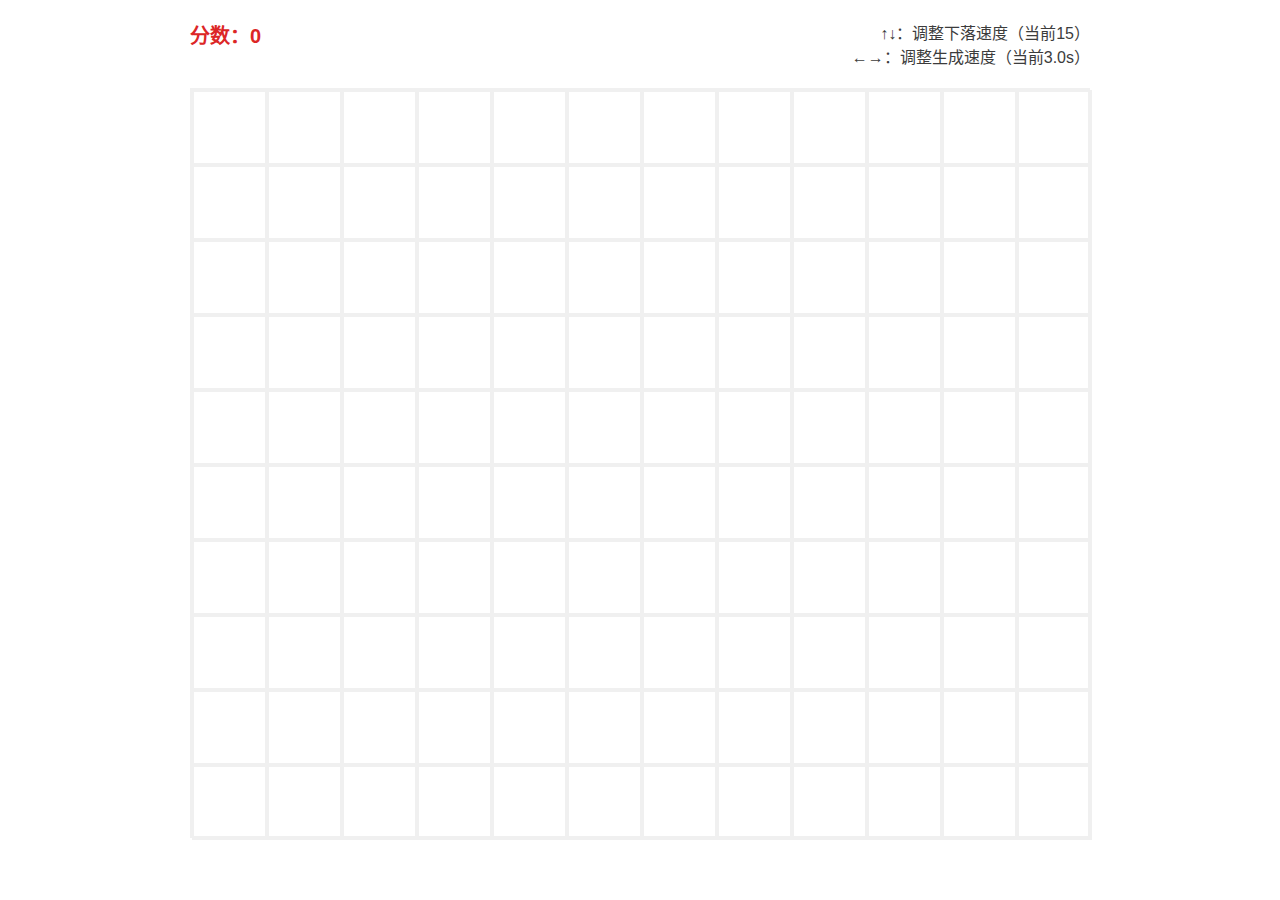
<file: web-game/xxl_picture_web.html>
<!DOCTYPE html>
<html lang="zh-CN">
<head>
    <meta charset="UTF-8">
    <meta name="viewport" content="width=device-width, initial-scale=1.0">
    <title>《惊悚旅游团》人物消消乐</title>
    <style>
        * {
            margin: 0;
            padding: 0;
            box-sizing: border-box;
            font-family: "SimHei", "Microsoft YaHei", "Arial", sans-serif;
        }

        body {
            background: #fff;
            display: flex;
            flex-direction: column;
            align-items: center;
            padding: 10px;
            overflow: hidden; /* 防止网格超出屏幕滚动 */
        }

        #game-container {
            position: relative;
            border: 2px solid #f0f0f0;
            touch-action: none; /* 禁用默认触摸行为，优化鼠标/触屏 */
        }

        .grid-cell {
            position: absolute;
            border: 2px solid #f0f0f0;
            display: flex;
            align-items: center;
            justify-content: center;
            cursor: grab; /* 鼠标悬浮显示抓取样式 */
        }

        .grid-cell:active {
            cursor: grabbing; /* 按住时显示抓取中样式 */
        }

        .grid-item {
            width: calc(100% - 10px);
            height: calc(100% - 10px);
            border-radius: 4px;
            box-shadow: 2px 2px 4px rgba(0,0,0,0.15);
            transition: all 0.1s ease;
        }

        .grid-item.dragging {
            border: 3px solid #ff0000;
            transform: scale(1.05); /* 拖拽时放大，增强视觉反馈 */
        }

        #score-panel {
            width: 100%;
            max-width: 900px;
            display: flex;
            justify-content: space-between;
            padding: 10px 0;
            margin-bottom: 10px;
        }

        .score-text {
            font-size: 20px;
            font-weight: bold;
            color: #dc2626;
        }

        .hint-text {
            font-size: 16px;
            color: #3c3c3c;
            text-align: right;
        }

        #game-over-overlay {
            position: absolute;
            top: 0;
            left: 0;
            width: 100%;
            height: 100%;
            background: rgba(0,0,0,0.8);
            display: none;
            flex-direction: column;
            align-items: center;
            justify-content: center;
            color: white;
        }

        .game-over-text {
            font-size: 40px;
            font-weight: bold;
            color: #ff0000;
            margin-bottom: 10px;
        }

        .game-over-time {
            font-size: 28px;
            margin-bottom: 10px;
        }

        .game-over-score {
            font-size: 28px;
            color: #ffed4e;
            margin-bottom: 30px;
        }

        #restart-button {
            width: 160px;
            height: 50px;
            background: #3b82f6;
            color: white;
            border: none;
            border-radius: 8px;
            font-size: 24px;
            font-weight: bold;
            cursor: pointer;
            transition: background 0.2s ease;
        }

        #restart-button:hover {
            background: #2563eb;
        }
    </style>
</head>
<body>
    <div id="score-panel">
        <div class="score-text" id="score-display">分数：0</div>
        <div class="hint-panel">
            <div class="hint-text" id="speed-hint1">↑↓：调整下落速度（当前15）</div>
            <div class="hint-text" id="speed-hint2">←→：调整生成速度（当前3.0s）</div>
        </div>
    </div>
    <div id="game-container"></div>

    <script>
        // ========== 配置项（和原Python代码一致） ==========
        const GRID_COLS = 12;
        const GRID_ROWS = 10;
        const CELL_SIZE = 75;
        const FPS = 60;
        const BASE_DROP_INTERVAL = 3000;
        const BASE_FALL_SPEED = 15;
        const SPEED_STEP = 200;
        const FALL_STEP = 1;
        const SCORE_PER_MATCH = 1;

        // 图片配置（替换成你的图片URL，本地图片直接放images文件夹即可）
        const IMAGE_FILES = [
            "images/xun1.png", "images/xun2.png", "images/xun3.png", "images/xun4.png",
            "images/zhuimeng.png", "images/lingmei.png", "images/xi.png", "images/tunshizhe.png",
            "images/an.png"
        ];

        // 备用颜色（图片加载失败时使用）
        const FALLBACK_COLORS = [
            "#f57c00", "#ef4444", "#3b82f6", "#10b981",
            "#8b5cf6", "#eab308", "#d946ef", "#059669",
            "#6b7280"
        ];

        // ========== 全局变量 ==========
        let grid = [];
        let lastDropTime = 0;
        let gameStartTime = 0;
        let gameOver = false;
        let gameDuration = 0;
        let currentDropInterval = BASE_DROP_INTERVAL;
        let currentFallSpeed = BASE_FALL_SPEED;
        let frameCounter = 0;
        let dragging = false;
        let dragFrom = { row: 0, col: 0 };
        let dragTo = { row: 0, col: 0 }; // 新增：拖拽目标位置
        let dragItem = 0;
        let score = 0;
        let images = [];
        let gameContainer = document.getElementById('game-container');
        let scoreDisplay = document.getElementById('score-display');
        let speedHint1 = document.getElementById('speed-hint1');
        let speedHint2 = document.getElementById('speed-hint2');

        // ========== 初始化游戏 ==========
        function initGame() {
            // 初始化网格
            grid = Array(GRID_ROWS).fill(0).map(() => Array(GRID_COLS).fill(0));
            
            // 重置游戏状态
            lastDropTime = Date.now();
            gameStartTime = Date.now();
            gameOver = false;
            gameDuration = 0;
            currentDropInterval = BASE_DROP_INTERVAL;
            currentFallSpeed = BASE_FALL_SPEED;
            frameCounter = 0;
            dragging = false;
            dragFrom = { row: 0, col: 0 };
            dragTo = { row: 0, col: 0 }; // 重置拖拽目标
            dragItem = 0;
            score = 0;

            // 更新UI
            scoreDisplay.textContent = `分数：${score}`;
            speedHint1.textContent = `↑↓：调整下落速度（当前${currentFallSpeed}）`;
            speedHint2.textContent = `←→：调整生成速度（当前${(currentDropInterval/1000).toFixed(1)}s）`;
            
            // 清空游戏容器
            gameContainer.innerHTML = '';
            gameContainer.style.width = `${GRID_COLS * CELL_SIZE}px`;
            gameContainer.style.height = `${GRID_ROWS * CELL_SIZE}px`;

            // 创建网格单元格
            createGridCells();
            
            // 隐藏游戏结束面板
            const gameOverOverlay = document.getElementById('game-over-overlay');
            if (gameOverOverlay) gameOverOverlay.style.display = 'none';
        }

        // ========== 加载图片 ==========
        function loadImages() {
            return new Promise((resolve) => {
                let loadedCount = 0;
                
                IMAGE_FILES.forEach((src, idx) => {
                    const img = new Image();
                    img.src = src;
                    img.onload = () => {
                        images[idx] = img;
                        loadedCount++;
                        if (loadedCount === IMAGE_FILES.length) resolve();
                    };
                    img.onerror = () => {
                        // 图片加载失败，使用颜色方块
                        images[idx] = null;
                        loadedCount++;
                        if (loadedCount === IMAGE_FILES.length) resolve();
                    };
                });
            });
        }

        // ========== 辅助函数：根据坐标获取单元格位置 ==========
        function getCellFromPos(x, y) {
            // 计算相对于游戏容器的坐标
            const rect = gameContainer.getBoundingClientRect();
            const relX = x - rect.left;
            const relY = y - rect.top;
            
            // 计算所在列和行
            let col = Math.floor(relX / CELL_SIZE);
            let row = Math.floor(relY / CELL_SIZE);
            
            // 边界检查（防止超出网格）
            row = Math.max(0, Math.min(GRID_ROWS - 1, row));
            col = Math.max(0, Math.min(GRID_COLS - 1, col));
            
            return { row, col };
        }

        // ========== 创建网格单元格 ==========
        function createGridCells() {
            for (let row = 0; row < GRID_ROWS; row++) {
                for (let col = 0; col < GRID_COLS; col++) {
                    const cell = document.createElement('div');
                    cell.className = 'grid-cell';
                    cell.style.width = `${CELL_SIZE}px`;
                    cell.style.height = `${CELL_SIZE}px`;
                    cell.style.left = `${col * CELL_SIZE}px`;
                    cell.style.top = `${row * CELL_SIZE}px`;
                    cell.dataset.row = row;
                    cell.dataset.col = col;

                    // 绑定拖拽事件（新增mousemove，全局监听）
                    cell.addEventListener('mousedown', handleMouseDown);
                    // 全局监听鼠标移动和松开（解决跨单元格拖拽问题）
                    document.addEventListener('mousemove', handleMouseMove);
                    document.addEventListener('mouseup', handleMouseUp);
                    document.addEventListener('mouseleave', handleMouseLeave);

                    gameContainer.appendChild(cell);
                }
            }
        }

        // ========== 绘制游戏 ==========
        function drawGame() {
            const cells = document.querySelectorAll('.grid-cell');
            
            cells.forEach(cell => {
                const row = parseInt(cell.dataset.row);
                const col = parseInt(cell.dataset.col);
                const itemId = grid[row][col];
                
                // 清空单元格
                cell.innerHTML = '';

                if (itemId !== 0) {
                    const item = document.createElement('div');
                    item.className = 'grid-item';
                    
                    // 判断是否使用图片或颜色
                    if (images[itemId - 1]) {
                        item.style.backgroundImage = `url(${images[itemId - 1].src})`;
                        item.style.backgroundSize = 'cover';
                        item.style.backgroundPosition = 'center';
                    } else {
                        item.style.backgroundColor = FALLBACK_COLORS[itemId - 1];
                    }

                    // 拖拽状态样式（起始和目标位置都高亮）
                    if (dragging) {
                        if ((row === dragFrom.row && col === dragFrom.col) || 
                            (row === dragTo.row && col === dragTo.col)) {
                            item.classList.add('dragging');
                        }
                    }

                    cell.appendChild(item);
                }
            });
        }

        // ========== 生成新元素 ==========
        function generateItem() {
            const emptyCols = [];
            for (let col = 0; col < GRID_COLS; col++) {
                if (grid[0][col] === 0) emptyCols.push(col);
            }
            
            if (emptyCols.length > 0) {
                const col = emptyCols[Math.floor(Math.random() * emptyCols.length)];
                grid[0][col] = Math.floor(Math.random() * IMAGE_FILES.length) + 1;
            }
        }

        // ========== 元素下落 ==========
        function dropItems() {
            let moved = false;
            
            for (let col = 0; col < GRID_COLS; col++) {
                for (let row = GRID_ROWS - 1; row > 0; row--) {
                    if (grid[row][col] === 0 && grid[row - 1][col] !== 0) {
                        grid[row][col] = grid[row - 1][col];
                        grid[row - 1][col] = 0;
                        moved = true;
                    }
                }
            }
            
            return moved;
        }

        // ========== 检查匹配 ==========
        function checkMatches() {
            const matches = new Set();

            // 检查横向匹配
            for (let row = 0; row < GRID_ROWS; row++) {
                let col = 0;
                while (col < GRID_COLS - 2) {
                    const id = grid[row][col];
                    if (id !== 0 && grid[row][col+1] === id && grid[row][col+2] === id) {
                        let endCol = col + 2;
                        while (endCol + 1 < GRID_COLS && grid[row][endCol+1] === id) {
                            endCol++;
                        }
                        for (let c = col; c <= endCol; c++) {
                            matches.add(`${row},${c}`);
                        }
                        col = endCol + 1;
                    } else {
                        col++;
                    }
                }
            }

            // 检查纵向匹配
            for (let col = 0; col < GRID_COLS; col++) {
                let row = 0;
                while (row < GRID_ROWS - 2) {
                    const id = grid[row][col];
                    if (id !== 0 && grid[row+1][col] === id && grid[row+2][col] === id) {
                        let endRow = row + 2;
                        while (endRow + 1 < GRID_ROWS && grid[endRow+1][col] === id) {
                            endRow++;
                        }
                        for (let r = row; r <= endRow; r++) {
                            matches.add(`${r},${col}`);
                        }
                        row = endRow + 1;
                    } else {
                        row++;
                    }
                }
            }

            return Array.from(matches).map(str => {
                const [r, c] = str.split(',').map(Number);
                return { row: r, col: c };
            });
        }

        // ========== 移除匹配元素 ==========
        function removeMatches(matches) {
            const matchCount = matches.length;
            if (matchCount > 0) {
                score += matchCount * SCORE_PER_MATCH;
                scoreDisplay.textContent = `分数：${score}`;
            }
            
            matches.forEach(({ row, col }) => {
                grid[row][col] = 0;
            });
        }

        // ========== 鼠标拖拽事件处理（核心修复） ==========
        function handleMouseDown(e) {
            e.preventDefault(); // 阻止默认行为（如文本选中）
            if (gameOver) return;
            
            // 获取点击位置对应的单元格
            const pos = getCellFromPos(e.clientX, e.clientY);
            const row = pos.row;
            const col = pos.col;
            
            // 只有点击有元素的单元格才开始拖拽
            if (grid[row][col] !== 0) {
                dragging = true;
                dragFrom = { row, col };
                dragTo = { row, col }; // 初始目标=起始位置
                dragItem = grid[row][col];
                drawGame(); // 刷新样式显示拖拽状态
            }
        }

        function handleMouseMove(e) {
            if (!dragging || gameOver) return;
            
            // 实时更新拖拽目标位置
            const pos = getCellFromPos(e.clientX, e.clientY);
            dragTo = pos;
            drawGame(); // 实时刷新拖拽样式
        }

        function handleMouseUp(e) {
            if (!dragging || gameOver) return;
            
            // 获取松开位置对应的单元格
            const pos = getCellFromPos(e.clientX, e.clientY);
            dragTo = pos;
            
            // 检查是否是相邻单元格（上下左右）
            const r1 = dragFrom.row;
            const c1 = dragFrom.col;
            const r2 = dragTo.row;
            const c2 = dragTo.col;
            
            // 只有相邻单元格才交换（曼哈顿距离=1）
            if (Math.abs(r1 - r2) + Math.abs(c1 - c2) === 1) {
                // 交换元素
                grid[r1][c1] = grid[r2][c2];
                grid[r2][c2] = dragItem;
            }
            
            // 重置拖拽状态
            dragging = false;
            dragFrom = { row: 0, col: 0 };
            dragTo = { row: 0, col: 0 };
            dragItem = 0;
            drawGame();
        }

        function handleMouseLeave(e) {
            // 鼠标离开窗口时重置拖拽状态
            if (dragging) {
                dragging = false;
                dragFrom = { row: 0, col: 0 };
                dragTo = { row: 0, col: 0 };
                dragItem = 0;
                drawGame();
            }
        }

        // ========== 速度调整 ==========
        function adjustSpeed(key) {
            if (gameOver) return;
            
            switch(key) {
                case 'ArrowUp':
                    currentFallSpeed = Math.max(1, currentFallSpeed - FALL_STEP);
                    speedHint1.textContent = `↑↓：调整下落速度（当前${currentFallSpeed}）`;
                    break;
                case 'ArrowDown':
                    currentFallSpeed = Math.min(30, currentFallSpeed + FALL_STEP);
                    speedHint1.textContent = `↑↓：调整下落速度（当前${currentFallSpeed}）`;
                    break;
                case 'ArrowRight':
                    currentDropInterval = Math.max(500, currentDropInterval - SPEED_STEP);
                    speedHint2.textContent = `←→：调整生成速度（当前${(currentDropInterval/1000).toFixed(1)}s）`;
                    break;
                case 'ArrowLeft':
                    currentDropInterval = Math.min(5000, currentDropInterval + SPEED_STEP);
                    speedHint2.textContent = `←→：调整生成速度（当前${(currentDropInterval/1000).toFixed(1)}s）`;
                    break;
            }
        }

        // ========== 检查游戏结束 ==========
        function checkGameOver() {
            for (let col = 0; col < GRID_COLS; col++) {
                let isFull = true;
                for (let row = 0; row < GRID_ROWS; row++) {
                    if (grid[row][col] === 0) {
                        isFull = false;
                        break;
                    }
                }
                if (isFull) return true;
            }
            return false;
        }

        // ========== 显示游戏结束面板 ==========
        function showGameOver() {
            gameOver = true;
            gameDuration = Math.floor((Date.now() - gameStartTime) / 1000);
            
            // 创建游戏结束面板（如果不存在）
            let overlay = document.getElementById('game-over-overlay');
            if (!overlay) {
                overlay = document.createElement('div');
                overlay.id = 'game-over-overlay';
                
                const gameOverText = document.createElement('div');
                gameOverText.className = 'game-over-text';
                gameOverText.textContent = '游戏结束';
                
                const timeText = document.createElement('div');
                timeText.className = 'game-over-time';
                timeText.textContent = `您游戏了${gameDuration}秒！`;
                
                const scoreText = document.createElement('div');
                scoreText.className = 'game-over-score';
                scoreText.textContent = `本次得分：${score}分`;
                
                const restartBtn = document.createElement('button');
                restartBtn.id = 'restart-button';
                restartBtn.textContent = '重新开始';
                restartBtn.addEventListener('click', initGame);
                
                overlay.appendChild(gameOverText);
                overlay.appendChild(timeText);
                overlay.appendChild(scoreText);
                overlay.appendChild(restartBtn);
                gameContainer.appendChild(overlay);
            } else {
                // 更新现有面板内容
                overlay.querySelector('.game-over-time').textContent = `您游戏了${gameDuration}秒！`;
                overlay.querySelector('.game-over-score').textContent = `本次得分：${score}分`;
            }
            
            overlay.style.display = 'flex';
        }

        // ========== 游戏主循环 ==========
        function gameLoop() {
            if (!gameOver) {
                const currentTime = Date.now();
                frameCounter++;

                // 生成新元素
                if (currentTime - lastDropTime > currentDropInterval) {
                    generateItem();
                    lastDropTime = currentTime;
                }

                // 元素下落
                if (frameCounter >= currentFallSpeed) {
                    dropItems();
                    frameCounter = 0;
                }

                // 检查匹配
                const matches = checkMatches();
                if (matches.length > 0) {
                    removeMatches(matches);
                    // 持续下落直到没有可下落的元素
                    while (dropItems()) {}
                }

                // 检查游戏结束
                if (checkGameOver()) {
                    showGameOver();
                }
            }

            // 绘制游戏
            drawGame();
            
            // 循环调用
            requestAnimationFrame(gameLoop);
        }

        // ========== 键盘事件监听 ==========
        document.addEventListener('keydown', (e) => {
            adjustSpeed(e.key);
        });

        // ========== 初始化并启动游戏 ==========
        loadImages().then(() => {
            initGame();
            gameLoop();
        });
    </script>
</body>
</html>
</file>
<file: index-style.css>
/* 全局样式重置：消除浏览器默认边距/样式 */
* {
    margin: 0;
    padding: 0;
    box-sizing: border-box;
    font-family: "微软雅黑", "PingFang SC", "Helvetica Neue", Helvetica, Arial, sans-serif;
}
body {
    background-color: #f5f5f5; /* 【样式自定义】网页背景色，浅灰百搭 */
    color: #333; /* 全局文字颜色 */
    line-height: 1.8;
    opacity: 0; /* 初始透明，配合JS渐显 */
    transition: opacity 1s ease; /* 渐显动画 */
}
body.loaded {
    opacity: 1; /* 加载完成后显示 */
}
a {
    text-decoration: none;
    color: inherit;
}
ul, li {
    list-style: none;
}
/* 容器：限制网页宽度，居中显示 */
.content {
    max-width: 1200px;
    margin: 0 auto;
    padding: 40px 20px;
}
/* 模块标题样式 */
.section h2 {
    text-align: center;
    font-size: 24px;
    margin-bottom: 30px;
    color: #c86464; /* 【样式自定义】标题主色，玫红/酒红适配纪念感 */
    position: relative;
}
.section h2::after {
    content: "";
    width: 80px;
    height: 3px;
    background-color: #c86464;
    position: absolute;
    bottom: -10px;
    left: 50%;
    transform: translateX(-50%);
}
/* 每个模块间距 */
.section {
    margin-bottom: 80px;
}


/* ========== 顶部头图样式 ========== */
.header {
    width: 100%;
    height: 450px; /* 适配封面比例的高度，完整显示核心内容 */
    position: relative;
    overflow: hidden;
}
/* 头图背景：适配《惊悚旅游团》封面，完整显示不裁剪 */
.header-bg {
    width: 100%;
    height: 100%;
    background: url("./img/cover.jpg") no-repeat center center;
    background-size: contain; /* 核心修改：完整显示图片 */
    background-color: #000; /* 留白处填充黑色，适配深色封面 */
    filter: blur(2px) brightness(0.6); /* 轻微模糊+变暗，保证文字清晰 */
}
/* 头图文字 */
.header-text {
    position: absolute;
    top: 50%;
    left: 50%;
    transform: translate(-50%, -50%);
    text-align: center;
    color: #fff;
    text-shadow: 0 0 10px rgba(0,0,0,0.5);
}
.header-text h1 {
    font-size: 48px;
    margin-bottom: 20px;
}
.header-text h1 span {
    color: #ffd700; /* 五周年字样金色，突出纪念感 */
    font-weight: bold;
}
.header-text p {
    font-size: 18px;
    letter-spacing: 2px;
}

/* ========== 五周年寄语样式 ========== */
.wish p {
    max-width: 800px;
    margin: 0 auto;
    font-size: 18px;
    text-align: center;
    color: #555;
}

/* ========== 经典台词墙样式 ========== */
.words-list {
    display: flex;
    flex-direction: column; /* 纵向排列，一行一个 */
    align-items: center; /* 居中对齐 */
    gap: 20px; /* 台词之间的垂直间距 */
}
.words-list p {
    padding: 15px 25px;
    background-color: #fff;
    border-radius: 30px; /* 圆角 */
    box-shadow: 0 2px 10px rgba(0,0,0,0.1); /* 轻微阴影 */
    font-size: 16px;
    color: #555;
    transition: all 0.3s ease; /* 悬停动画 */
}
/* 鼠标悬停高亮 */
.words-list p:hover {
    transform: translateY(-5px); /* 轻微上移 */
    box-shadow: 0 5px 15px rgba(200,100,100,0.2);
    color: #c86464; /* 悬停文字颜色，和标题呼应 */
}

/* ========== 时间线样式 ========== */
.timeline-list {
    max-width: 800px;
    margin: 0 auto;
    position: relative;
}
/* 时间线中间的竖线 */
.timeline-list::before {
    content: "";
    width: 2px;
    height: 100%;
    background-color: #c86464;
    position: absolute;
    left: 50%;
    transform: translateX(-50%);
    top: 0;
}
.timeline-item {
    display: flex;
    align-items: center; /* 核心：时间和文字垂直居中对齐 */
    margin-bottom: 40px;
    position: relative;
    width: 50%;
}
/* 奇数项在左边，调整排列顺序让时间和文字对齐 */
.timeline-item:nth-child(odd) {
    left: 0;
    padding-right: 30px;
    justify-content: flex-end;
    text-align: right;
    flex-direction: row-reverse; /* 时间在右，文字在左，统一对齐节奏 */
}
/* 偶数项在右边 */
.timeline-item:nth-child(even) {
    left: 50%;
    padding-left: 30px;
    text-align: left;
}
/* 时间线节点（小圆点） */
.timeline-item::after {
    content: "";
    width: 16px;
    height: 16px;
    border-radius: 50%;
    background-color: #fff;
    border: 3px solid #c86464;
    position: absolute;
    top: 50%; /* 节点垂直居中 */
    transform: translateY(-50%);
    z-index: 1;
}
.timeline-item:nth-child(odd)::after {
    right: -8px;
}
.timeline-item:nth-child(even)::after {
    left: -8px;
}
/* 五周年节点特殊样式：金色圆环+白色内芯 */
.timeline-item.five-year::after {
    width: 24px;
    height: 24px;
    border: 3px solid #ffd700; /* 金色边框（圆环） */
    background-color: #fff; /* 白色内芯 */
    border-radius: 50%;
    position: absolute;
    top: 50%;
    transform: translateY(-50%);
    z-index: 1;
}
/* 时间文字样式：inline-block 确保和文字同行 */
.timeline-item .time {
    font-weight: bold;
    color: #c86464;
    display: inline-block;
    margin: 0 8px; /* 时间和文字之间留间距，避免挤在一起 */
}
.timeline-item.five-year .time {
    color: #ffd700;
}
.timeline-item p {
    color: #555;
    margin: 0; /* 清除默认边距，避免影响对齐 */
}

/* ========== 作品内容样式 ========== */
.works {
    margin: 40px auto; /* 上下间距，和其他section统一 */
    max-width: 800px; /* 最大宽度，和时间线/台词墙一致 */
    padding: 0 20px; /* 左右内边距，适配小屏幕 */
}

/* 作品内容板块标题样式 */
.works h2 {
    color: #c86464; /* 用和时间线一致的红色，保持风格统一 */
    font-size: 24px;
    margin-bottom: 20px;
    text-align: center; /* 标题居中，和其他板块一致 */
    border-bottom: 2px solid #f0e6e6; /* 底部加浅红线，增加层次感 */
    padding-bottom: 10px;
}

/* 作品内容文本区域样式 */
.works-content {
    padding: 20px;
    line-height: 2; /* 行间距，提升可读性 */
    color: #333; /* 文本颜色 */
    text-align: center; /* 文本居中，更美观 */
}

/* 普通链接样式优化 */
.works-content a {
    color: #c86464; /* 链接用主题红 */
    text-decoration: none; /* 去掉默认下划线 */
    font-weight: bold; /* 加粗，突出链接 */
}

/* 普通链接 hover 效果（鼠标悬浮） */
.works-content a:hover {
    color: #ffd700; /* 悬浮变金色，和五周年节点呼应 */
    text-decoration: underline; /* 悬浮加下划线，提示可点击 */
}

/* 按钮式链接容器 */
.works-btn {
    margin-top: 20px; /* 和上方文本拉开间距 */
}

/* 按钮式链接样式（核心） */
.works-btn a {
    display: inline-block; /* 让链接能设置内边距 */
    padding: 12px 30px; /* 按钮内边距，大小适中 */
    background-color: #c86464; /* 按钮背景红 */
    color: #fff !important; /* 按钮文字白色（!important 覆盖普通链接颜色） */
    border-radius: 8px; /* 圆角，更柔和 */
    text-decoration: none !important; /* 去掉下划线 */
    font-size: 16px;
    transition: all 0.3s ease; /* 过渡动画，hover更丝滑 */
    box-shadow: 0 2px 5px rgba(0,0,0,0.1); /* 轻微阴影，增加立体感 */
}

/* 按钮 hover 效果 */
.works-btn a:hover {
    background-color: #a04848; /* 背景加深 */
    color: #fff !important; /* 文字仍为白色 */
    transform: translateY(-2px); /* 轻微上移，交互感更强 */
    box-shadow: 0 4px 8px rgba(0,0,0,0.15); /* 阴影加重 */
}

/* ========== 卫洵邀请弹窗样式 ========== */
.modal-overlay {
    position: fixed;
    top: 0;
    left: 0;
    width: 100%;
    height: 100%;
    background: rgba(0, 0, 0, 0.7);
    display: none;
    justify-content: center;
    align-items: center;
    z-index: 9999; /* 提高层级，避免被留言板遮挡 */
}
/* 弹窗容器 */
.modal {
    background: #fff;
    padding: 30px;
    border-radius: 12px;
    width: 90%;
    max-width: 400px;
    text-align: center;
    box-shadow: 0 8px 30px rgba(0, 0, 0, 0.2);
    font-family: "Microsoft Yahei", sans-serif;
}
.modal h3 {
    color: #c86464; /* 匹配你的主题色 */
    margin-bottom: 20px;
    font-size: 20px;
}
.modal p {
    color: #333;
    margin-bottom: 30px;
    line-height: 1.6;
}
/* 弹窗按钮 */
.modal-btn {
    padding: 10px 25px;
    margin: 0 8px;
    border: none;
    border-radius: 8px;
    cursor: pointer;
    font-size: 16px;
    transition: all 0.3s;
}
.modal-btn.confirm {
    background: #c86464;
    color: #fff;
}
.modal-btn.confirm:hover {
    background: #a04848;
}
.modal-btn.cancel {
    background: #eee;
    color: #666;
}
.modal-btn.cancel:hover {
    background: #ddd;
}
/* 弹窗输入框 */
.modal-input {
    width: 80%;
    padding: 10px;
    margin: 15px 0;
    border: 1px solid #ddd;
    border-radius: 8px;
    font-size: 16px;
    text-align: center;
}

/* ========== “予清的读感”样式 ========== */
.feeling p {
    max-width: 800px;
    margin: 0 auto;
    font-size: 16px;
    color: #555;
    background-color: #fff;
    padding: 30px;
    border-radius: 10px;
    box-shadow: 0 2px 10px rgba(0,0,0,0.1);
    line-height: 2;
}

/* 【底部】样式 */
.footer {
    width: 100%;
    padding: 30px 0;
    background-color: #333;
    color: #fff;
    text-align: center;
    font-size: 14px;
}

/* 手机端适配：屏幕小于768px时调整样式 */
@media (max-width: 768px) {
    .header {
        height: 300px;
    }
    .header-text h1 {
        font-size: 32px;
    }
    .section h2 {
        font-size: 20px;
    }
    /* 手机端时间线改成竖排，取消左右分栏 */
    .timeline-list::before {
        left: 20px;
    }
    .timeline-item {
        width: 100%;
        left: 0 !important;
        padding-left: 50px !important;
        padding-right: 0 !important;
        justify-content: flex-start !important;
        text-align: left !important;
    }
    .timeline-item::after {
        left: 12px !important;
    }
    .words-list p {
        padding: 10px 20px;
        font-size: 14px;
    }
}

/* ========== 致谢板块样式 ========== */
.thanks {
    max-width: 800px;
    margin: 0 auto 80px;
}
.thanks-list {
    background-color: #fff;
    padding: 30px;
    border-radius: 10px;
    box-shadow: 0 2px 10px rgba(0,0,0,0.1);
}
.thanks-list p {
    color: #555;
    line-height: 2;
    padding: 8px 0;
    border-bottom: 1px dashed #eee;
}
.thanks-list p:last-child {
    border-bottom: none;
}

/* ========== 留言板样式 ========== */
.github-comment {
  max-width: 800px; /* 和上方致谢/读感板块一致的最大宽度 */
  margin: 20px auto;
  padding: 0; /* 去掉左右内边距，和上方板块对齐 */
}
.comment-form {
  background: #f9f9f9;
  padding: 30px; /* 内边距改为和读感板块一致的30px */
  border-radius: 10px; /* 圆角改为和致谢/读感板块一致的10px */
  margin-bottom: 30px;
  box-shadow: 0 2px 10px rgba(0,0,0,0.1); /* 增加阴影，和上方板块风格统一 */
}
.comment-form input, .comment-form textarea {
  width: 100%;
  padding: 10px;
  margin-bottom: 15px;
  border: 1px solid #ddd;
  border-radius: 4px;
  box-sizing: border-box;
  font-size: 14px;
}
.comment-form button {
  background: #c86464; /* 按钮颜色改为主题红，和页面整体风格统一 */
  color: white;
  border: none;
  padding: 10px 20px;
  border-radius: 8px; /* 按钮圆角适配页面风格 */
  cursor: pointer;
  font-size: 14px;
  transition: all 0.3s ease; /* 增加hover动画 */
}
.comment-form button:hover {
  background: #a04848; /* hover加深红色，和弹窗按钮风格一致 */
  transform: translateY(-2px); /* 轻微上移，增加交互感 */
}
.comment-list {
  margin-top: 20px;
  padding: 0 30px; /* 给留言列表加左右内边距，避免内容贴边 */
}
.comment-item {
  padding: 15px 0; /* 去掉左右内边距，用列表的内边距控制 */
  border-bottom: 1px dashed #eee;
  margin-bottom: 15px;
}
.comment-item .header {
  display: flex;
  justify-content: space-between;
  margin-bottom: 10px;
}
.comment-item .name {
  font-weight: bold;
  color: #c86464; /* 昵称改为主题红，贴合页面风格 */
}
.comment-item .time {
  font-size: 12px;
  color: #999; /* 时间颜色调浅，和致谢板块文字色一致 */
}
.comment-item .content {
  line-height: 1.8; /* 行间距和页面整体一致 */
  color: #555; /* 内容文字色和读感板块一致 */
  white-space: pre-wrap;
}
.no-comment {
  text-align: center;
  color: #6a737d;
  padding: 20px 30px; /* 加左右内边距，和列表对齐 */
}
</file>
<file: play.css>
/* ========== 全局基础样式 ========== */
* {
    margin: 0;
    padding: 0;
    box-sizing: border-box;
    font-family: "微软雅黑", "PingFang SC", "Helvetica Neue", Helvetica, Arial, sans-serif;
}
body {
    background-color: #f5f5f5;
    color: #333;
    line-height: 1.8;
}
a {
    text-decoration: none;
    color: inherit;
}

/* ========== 容器样式 ========== */
.content {
    max-width: 1200px;
    margin: 0 auto;
    padding: 40px 20px;
    display: flex;
    flex-direction: column;
    align-items: center;
    gap: 20px;
}

/* ========== 模块标题样式 ========== */
.section h2 {
    text-align: center;
    font-size: 24px;
    margin-bottom: 30px;
    color: #c86464;
    position: relative;
}
.section h2::after {
    content: "";
    width: 80px;
    height: 3px;
    background-color: #c86464;
    position: absolute;
    bottom: -10px;
    left: 50%;
    transform: translateX(-50%);
}
.section {
    margin-bottom: 80px;
    max-width: 800px;
    margin-left: auto;
    margin-right: auto;
    width: 100%;
}

/* ========== 页头样式 ========== */
.header {
    background: linear-gradient(135deg, #c86464 0%, #a04848 100%);
    color: #fff;
    padding: 30px 0;
    text-align: center;
    margin-bottom: 50px;
    box-shadow: 0 4px 12px rgba(200, 100, 100, 0.2);
    position: relative;
    overflow: hidden;
}
.header::before {
    content: "";
    position: absolute;
    top: 0;
    left: 0;
    width: 100%;
    height: 100%;
    background: url("data:image/svg+xml,%3Csvg width='60' height='60' viewBox='0 0 60 60' xmlns='http://www.w3.org/2000/svg'%3E%3Cg fill='none' fill-rule='evenodd'%3E%3Cg fill='%23ffffff' fill-opacity='0.1'%3E%3Cpath d='M36 34v-4h-2v4h-4v2h4v4h2v-4h4v-2h-4zm0-30V0h-2v4h-4v2h4v4h2V6h4V4h-4zM6 34v-4H4v4H0v2h4v4h2v-4h4v-2H6zM6 4V0H4v4H0v2h4v4h2V6h4V4H6z'/%3E%3C/g%3E%3C/g%3E%3C/svg%3E");
    opacity: 0.15;
}
.header h1 {
    font-size: 32px;
    font-weight: 600;
    letter-spacing: 2px;
    position: relative;
    z-index: 1;
}
.header p {
    font-size: 18px;
    opacity: 0.9;
    margin-top: 12px;
    letter-spacing: 1px;
    position: relative;
    z-index: 1;
}

/* ========== 内容区域样式 ========== */
.works-content {
    padding: 20px;
    line-height: 2;
    color: #333;
    text-align: center;
    background-color: #fff;
    border-radius: 10px;
    box-shadow: 0 2px 10px rgba(0,0,0,0.1);
    margin: 0 auto;
    width: 100%;
    max-width: 700px;
}
.works-content h3 {
    color: #333;
    font-size: 18px;
    margin-bottom: 20px;
}

/* ========== 下载/打开按钮样式 ========== */
.download-btn, .web-btn {
    display: inline-block;
    padding: 12px 40px;
    background-color: #c86464;
    color: #fff;
    border-radius: 8px;
    font-size: 16px;
    font-weight: 500;
    letter-spacing: 1px;
    box-shadow: 0 2px 5px rgba(0,0,0,0.1);
    transition: all 0.3s ease;
    margin: 10px 0;
}
.download-btn:hover, .web-btn:hover {
    background-color: #a04848;
    transform: translateY(-2px);
    box-shadow: 0 4px 8px rgba(0,0,0,0.15);
}

/* ========== 返回按钮样式 ========== */
.back-btn {
    text-align: center;
    margin: 60px 0 80px;
}
/* 去掉返回按钮的白框（!important不能删） */
.back-btn .works-content {
    background-color: transparent !important;
    box-shadow: none;
    padding: 0;
    border-radius: 0;
}
.works-btn {
    display: inline-block;
    padding: 14px 35px;
    background: linear-gradient(135deg, #c86464 0%, #a04848 100%);
    color: #fff;
    border-radius: 50px;
    font-size: 17px;
    font-weight: 500;
    letter-spacing: 1px;
    box-shadow: 0 4px 15px rgba(200, 100, 100, 0.2);
    transition: all 0.3s ease;
    border: none;
}
.works-btn:hover {
    transform: translateY(-3px);
    box-shadow: 0 6px 20px rgba(200, 100, 100, 0.3);
    background: linear-gradient(135deg, #a04848 0%, #c86464 100%);
}
.works-btn i {
    margin-right: 8px;
}

/* ========== 提示文字样式 ========== */
.tip-text {
    color: #555;
    font-size: 14px;
    margin-top: 15px;
    line-height: 1.8;
}

/* ========== 底部版权样式 ========== */
.footer {
    width: 100%;
    padding: 30px 0;
    background-color: #333;
    color: #fff;
    text-align: center;
    font-size: 14px;
    margin-top: 40px;
}

/* ========== 移动端适配 ========== */
@media (max-width: 768px) {
    .header {
        padding: 20px 0;
    }
    .header h1 {
        font-size: 24px;
    }
    .header p {
        font-size: 16px;
    }
    .section h2 {
        font-size: 20px;
    }
    .download-btn, .web-btn {
        padding: 10px 30px;
        font-size: 14px;
        width: 90%;
    }
    .works-btn {
        padding: 12px 30px;
        font-size: 16px;
        width: 90%;
    }
    .works-content {
        padding: 15px;
        max-width: 100%;
    }
    .tip-text {
        font-size: 13px;
    }
    .content {
        padding: 20px 10px;
    }
}
</file>
<file: works-style.css>
/* ========== 基础全局样式 ========== */
* {
    margin: 0;
    padding: 0;
    box-sizing: border-box; /* 盒模型优化，避免宽度溢出 */
}

body {
    font-family: "Microsoft Yahei", "PingFang SC", sans-serif; /* 更适配中文的字体 */
    background-color: #f9f7f7;
    color: #333;
    line-height: 1.6; /* 基础行高，提升阅读性 */
}

/* ========== 页头样式 ========== */
.header {
    background: linear-gradient(135deg, #c86464 0%, #a04848 100%); /* 渐变背景*/
    color: #fff;
    padding: 30px 0;
    text-align: center;
    margin-bottom: 50px;
    box-shadow: 0 4px 12px rgba(200, 100, 100, 0.2); /* 柔和阴影，增加层次感 */
    position: relative;
    overflow: hidden;
}

/* 页头装饰小元素 */
.header::before {
    content: "";
    position: absolute;
    top: 0;
    left: 0;
    width: 100%;
    height: 100%;
    background: url("data:image/svg+xml,%3Csvg width='60' height='60' viewBox='0 0 60 60' xmlns='http://www.w3.org/2000/svg'%3E%3Cg fill='none' fill-rule='evenodd'%3E%3Cg fill='%23ffffff' fill-opacity='0.1'%3E%3Cpath d='M36 34v-4h-2v4h-4v2h4v4h2v-4h4v-2h-4zm0-30V0h-2v4h-4v2h4v4h2V6h4V4h-4zM6 34v-4H4v4H0v2h4v4h2v-4h4v-2H6zM6 4V0H4v4H0v2h4v4h2V6h4V4H6z'/%3E%3C/g%3E%3C/g%3E%3C/svg%3E");
    opacity: 0.15;
}

.header h1 {
    font-size: 32px;
    font-weight: 600;
    letter-spacing: 2px; /* 字间距，更舒展 */
    position: relative;
    z-index: 1; /* 保证文字在装饰层上方 */
}

.header p {
    font-size: 18px;
    opacity: 0.9;
    margin-top: 12px;
    letter-spacing: 1px;
    position: relative;
    z-index: 1;
}

/* ========== 核心内容区 ========== */
.content {
    max-width: 850px; /* 适度加宽，提升阅读体验 */
    margin: 0 auto;
    padding: 0 20px;
}

/* ========== 板块通用样式 ========== */
.section {
    margin: 60px 0;
    background-color: #fff;
    border-radius: 12px; /* 更大圆角，更柔和 */
    padding: 30px;
    box-shadow: 0 6px 20px rgba(0, 0, 0, 0.05); /* 轻阴影，增加立体感 */
    transition: transform 0.3s ease; /* 轻微悬浮效果 */
}

/* 板块悬浮微动效 */
.section:hover {
    transform: translateY(-3px);
    box-shadow: 0 8px 25px rgba(0, 0, 0, 0.08);
}

.section h2 {
    color: #c86464;
    font-size: 26px;
    margin-bottom: 25px;
    text-align: center;
    padding-bottom: 15px;
    border-bottom: 2px solid #f0e6e6;
    position: relative;
}

/* 标题下方小装饰 */
.section h2::after {
    content: "";
    position: absolute;
    bottom: -2px;
    left: 50%;
    transform: translateX(-50%);
    width: 60px;
    height: 2px;
    background-color: #c86464;
}

/* 图标颜色优化 */
.section h2 i {
    margin-right: 10px;
    color: #a04848;
}

/* ========== 文本内容样式 ========== */
.section-content {
    line-height: 2.2; /* 更舒适的行间距 */
    padding: 0 10px;
    text-indent: 2em;
    color: #444; /* 稍浅的文字色，减少视觉疲劳 */
    font-size: 16px;
}

/* ========== 角色/副本列表卡片 ========== */
.list-item {
    margin: 20px 0;
    padding: 20px;
    background-color: #fef9f9; /* 浅红底，贴合主题 */
    border-radius: 10px;
    box-shadow: 0 3px 10px rgba(200, 100, 100, 0.05);
    border-left: 4px solid #c86464; /* 左侧色条，增加辨识度 */
    transition: all 0.3s ease;
}

/* 卡片悬浮效果 */
.list-item:hover {
    background-color: #fff;
    border-left-color: #a04848;
    transform: translateX(5px);
    box-shadow: 0 5px 15px rgba(200, 100, 100, 0.1);
}

.list-item h3 {
    color: #a04848;
    margin: 0 0 12px;
    font-size: 20px;
    font-weight: 600;
}

.list-item p {
    color: #555;
    font-size: 15px;
    line-height: 2;
}

/* ========== 时间线专属样式 ========== */
.timeline-list {
    position: relative;
    padding-left: 50px; /* 给时间轴留足够空间 */
    margin: 0;
}

/* 时间线竖线（渐变风格，贴合页头） */
.timeline-list::before {
    content: "";
    position: absolute;
    left: 18px;
    top: 0;
    height: 100%;
    width: 2px;
    background: linear-gradient(180deg, #c86464 0%, #a04848 100%);
    border-radius: 1px;
}

.timeline-item {
    position: relative;
    margin-bottom: 40px; /* 加大间距，更舒展 */
}

/* 时间线圆点（带阴影） */
.timeline-item::before {
    content: "";
    position: absolute;
    left: 10px;
    top: 8px;
    width: 20px;
    height: 20px;
    border-radius: 50%;
    background-color: #fff;
    border: 3px solid #c86464;
    z-index: 1;
    box-shadow: 0 2px 8px rgba(200, 100, 100, 0.2);
    transition: all 0.3s ease;
}

/* 时间线圆点悬浮效果 */
.timeline-item:hover::before {
    transform: scale(1.2);
    border-color: #a04848;
    box-shadow: 0 3px 12px rgba(200, 100, 100, 0.3);
}

/* 时间标签（渐变背景，匹配按钮风格） */
.timeline-time {
    display: inline-block;
    background: linear-gradient(135deg, #c86464 0%, #a04848 100%);
    color: #fff;
    padding: 8px 18px;
    border-radius: 50px;
    font-size: 14px;
    font-weight: 600;
    margin-bottom: 15px;
    box-shadow: 0 2px 8px rgba(200, 100, 100, 0.15);
    letter-spacing: 0.5px;
}

/* 时间线内的列表项（适配样式） */
.timeline-item .list-item {
    margin: 0;
    padding: 25px;
    border-left: 4px solid #a04848;
}

/* ========== 返回按钮样式 ========== */
.back-btn {
    text-align: center;
    margin: 60px 0 80px !important;
}

.works-btn a {
    display: inline-block;
    padding: 14px 35px;
    background: linear-gradient(135deg, #c86464 0%, #a04848 100%);
    color: #fff !important;
    border-radius: 50px; /* 圆形按钮，更精致 */
    text-decoration: none;
    transition: all 0.3s ease;
    box-shadow: 0 4px 15px rgba(200, 100, 100, 0.2);
    font-size: 17px;
    font-weight: 500;
    letter-spacing: 1px;
    border: none;
}

.works-btn a:hover {
    transform: translateY(-3px);
    box-shadow: 0 6px 20px rgba(200, 100, 100, 0.3);
    background: linear-gradient(135deg, #a04848 0%, #c86464 100%); /* 反向渐变，增加交互感 */
}

.works-btn a i {
    margin-right: 8px;
}

/* ========== 页脚样式 ========== */
.footer {
    background-color: #333;
    color: #fff;
    text-align: center;
    padding: 25px 0;
    margin-top: 60px;
    font-size: 15px;
    background: linear-gradient(135deg, #333 0%, #222 100%);
    box-shadow: 0 -4px 12px rgba(0, 0, 0, 0.1);
}

.footer p {
    opacity: 0.9;
    letter-spacing: 1px;
}

/* ========== 移动端适配 ========== */
@media (max-width: 768px) {
    .header h1 {
        font-size: 26px;
    }
    .header p {
        font-size: 16px;
    }
    .section {
        padding: 20px;
        margin: 40px 0;
    }
    .section h2 {
        font-size: 22px;
    }
    .list-item {
        padding: 15px;
    }
    .works-btn a {
        padding: 12px 28px;
        font-size: 16px;
    }
    /* 移动端时间线适配 */
    .timeline-list {
        padding-left: 40px;
    }
    .timeline-list::before {
        left: 13px;
    }
    .timeline-item::before {
        left: 5px;
        width: 16px;
        height: 16px;
    }
    .timeline-time {
        padding: 6px 14px;
        font-size: 13px;
    }
    .timeline-item .list-item {
        padding: 20px 15px;
    }
}
</file>
<file: thriller_game/thriller_tour.css>
/* 全局样式 */
body {
    font-family: "微软雅黑", sans-serif;
    background-color: #f0f0f0;
    max-width: 800px;
    margin: 50px auto;
    padding: 20px;
}

/* 游戏容器 */
.game-container {
    background-color: white;
    padding: 30px;
    border-radius: 10px;
    box-shadow: 0 0 10px rgba(0,0,0,0.1);
    margin-bottom: 20px;
}

/* 剧情文本区域 */
.story-text {
    font-size: 18px;
    line-height: 1.8;
    margin-bottom: 30px;
    min-height: 120px;
}

/* 选项按钮 */
.choice-btn {
    background-color: #4CAF50;
    color: white;
    border: none;
    padding: 12px 25px;
    margin: 8px 8px 8px 0;
    border-radius: 5px;
    cursor: pointer;
    font-size: 16px;
    transition: background-color 0.3s;
}

.choice-btn:hover {
    background-color: #45a049;
}

/* 数值面板 */
.stats-panel {
    background-color: #f8f9fa;
    padding: 20px;
    border-radius: 8px;
    margin-top: 20px;
}

/* 进度条容器 */
.progress-bar {
    width: 100%;
    height: 20px;
    background-color: #eee;
    border-radius: 10px;
    margin: 8px 0 15px 0;
    overflow: hidden;
}

/* 进度条填充部分 */
.progress-fill {
    height: 100%;
    transition: width 0.5s ease;
    border-radius: 10px;
}

/* ========== 各种值的进度条颜色 ========== */
/* 生命值进度条 */
.life-fill {
    background-color: #e53935;
}
/* 理智值进度条 */
.san-fill {
    background-color: #9c27b0;
}
/* 信任值进度条 */
.trust-fill {
    background-color: #2196F3;
}
/* 吐槽值进度条 */
.complain-fill {
    background-color: #ff9800;
}
/* 线索值进度条 */
.clue-fill {
    background-color: #43a047;
}

/* 重新开始按钮 */
.restart-btn {
    background-color: #ff9800;
    color: white;
    border: none;
    padding: 10px 20px;
    border-radius: 5px;
    cursor: pointer;
    font-size: 14px;
    margin-top: 15px;
}

.restart-btn:hover {
    background-color: #e68900;
}
</file>
